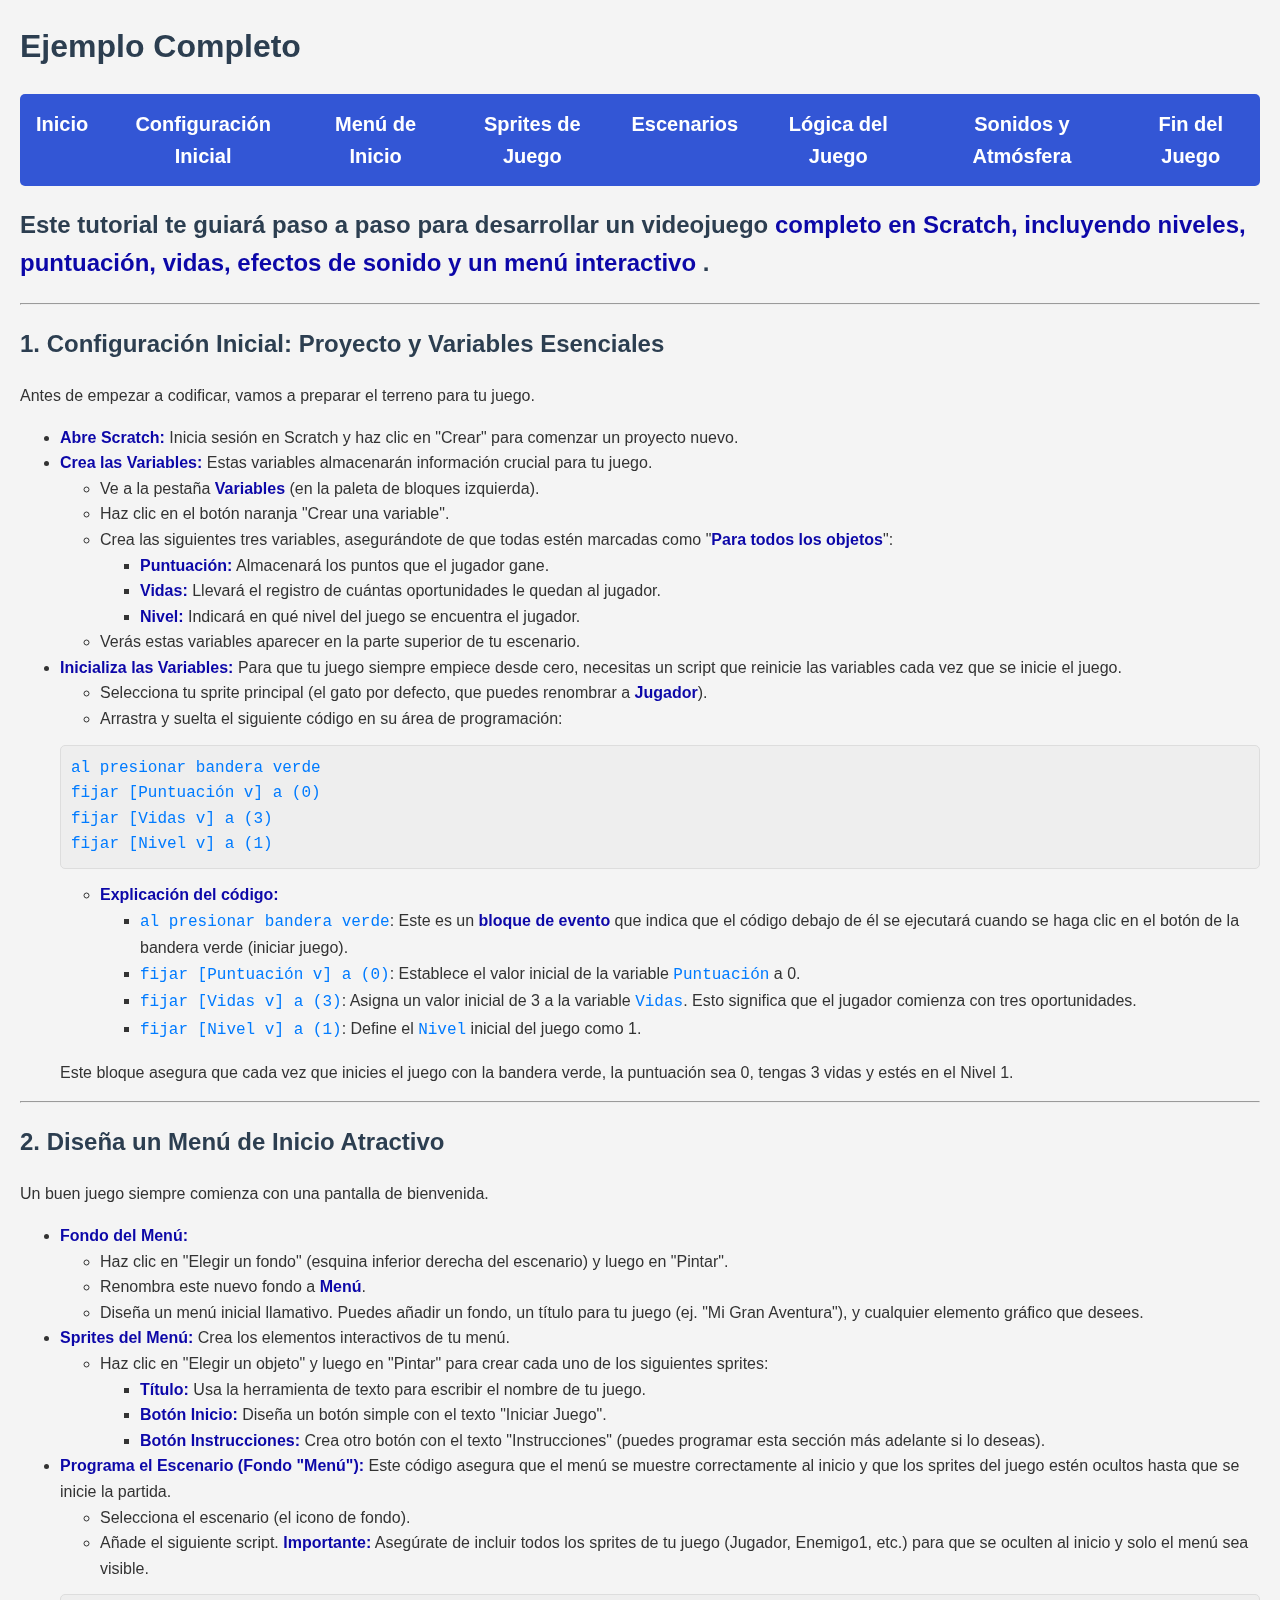
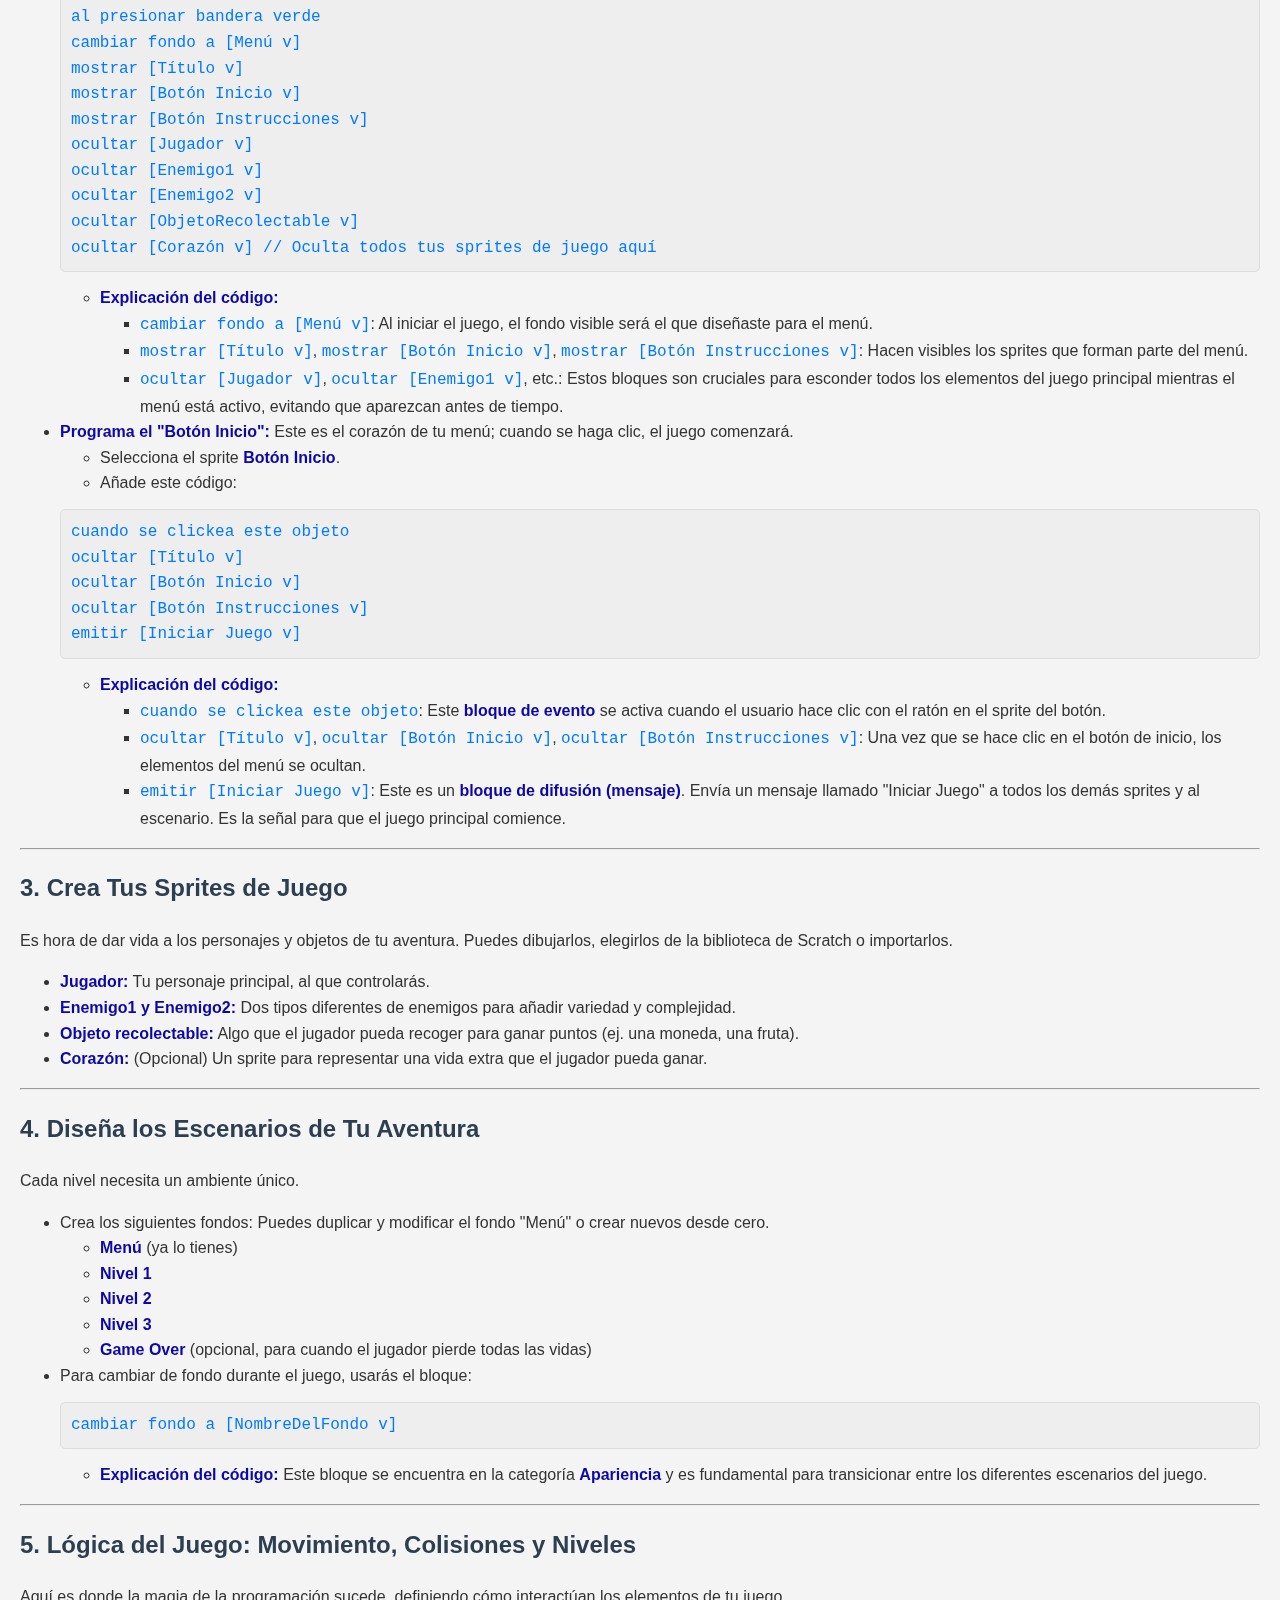
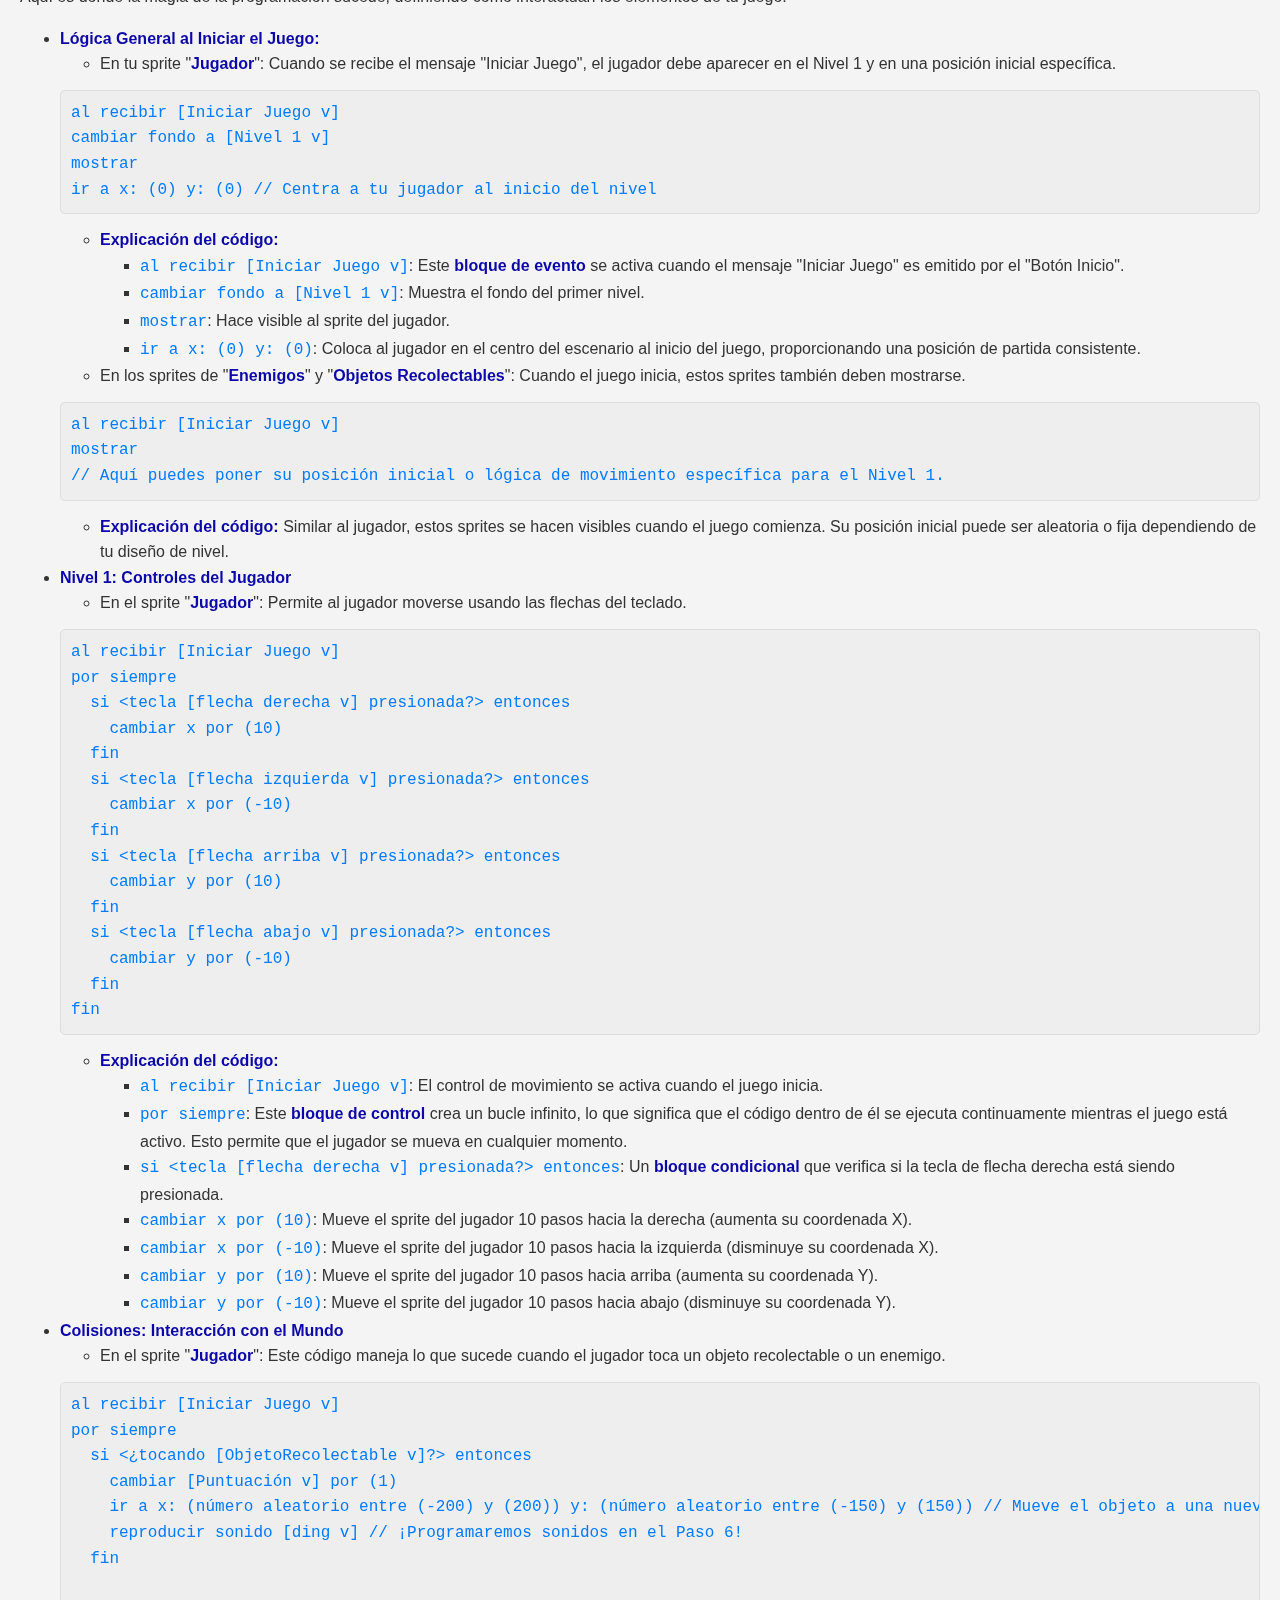
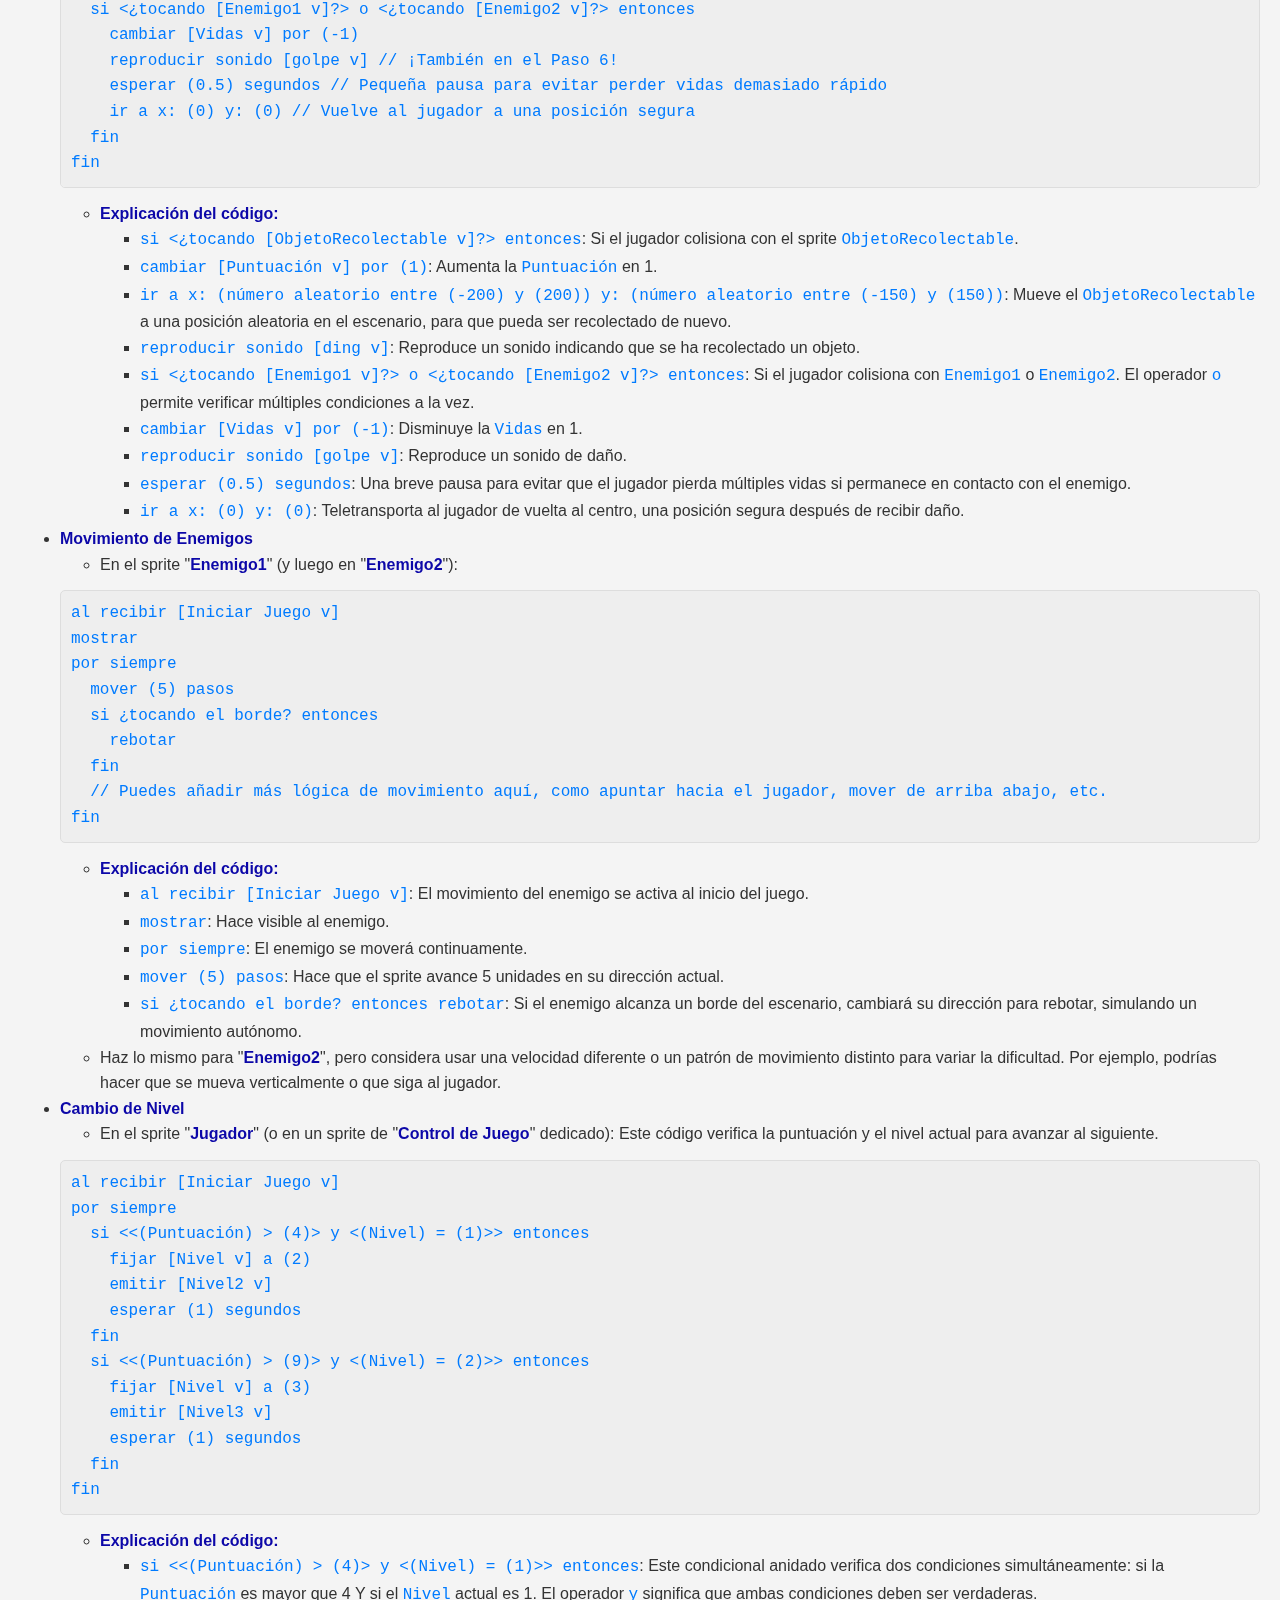
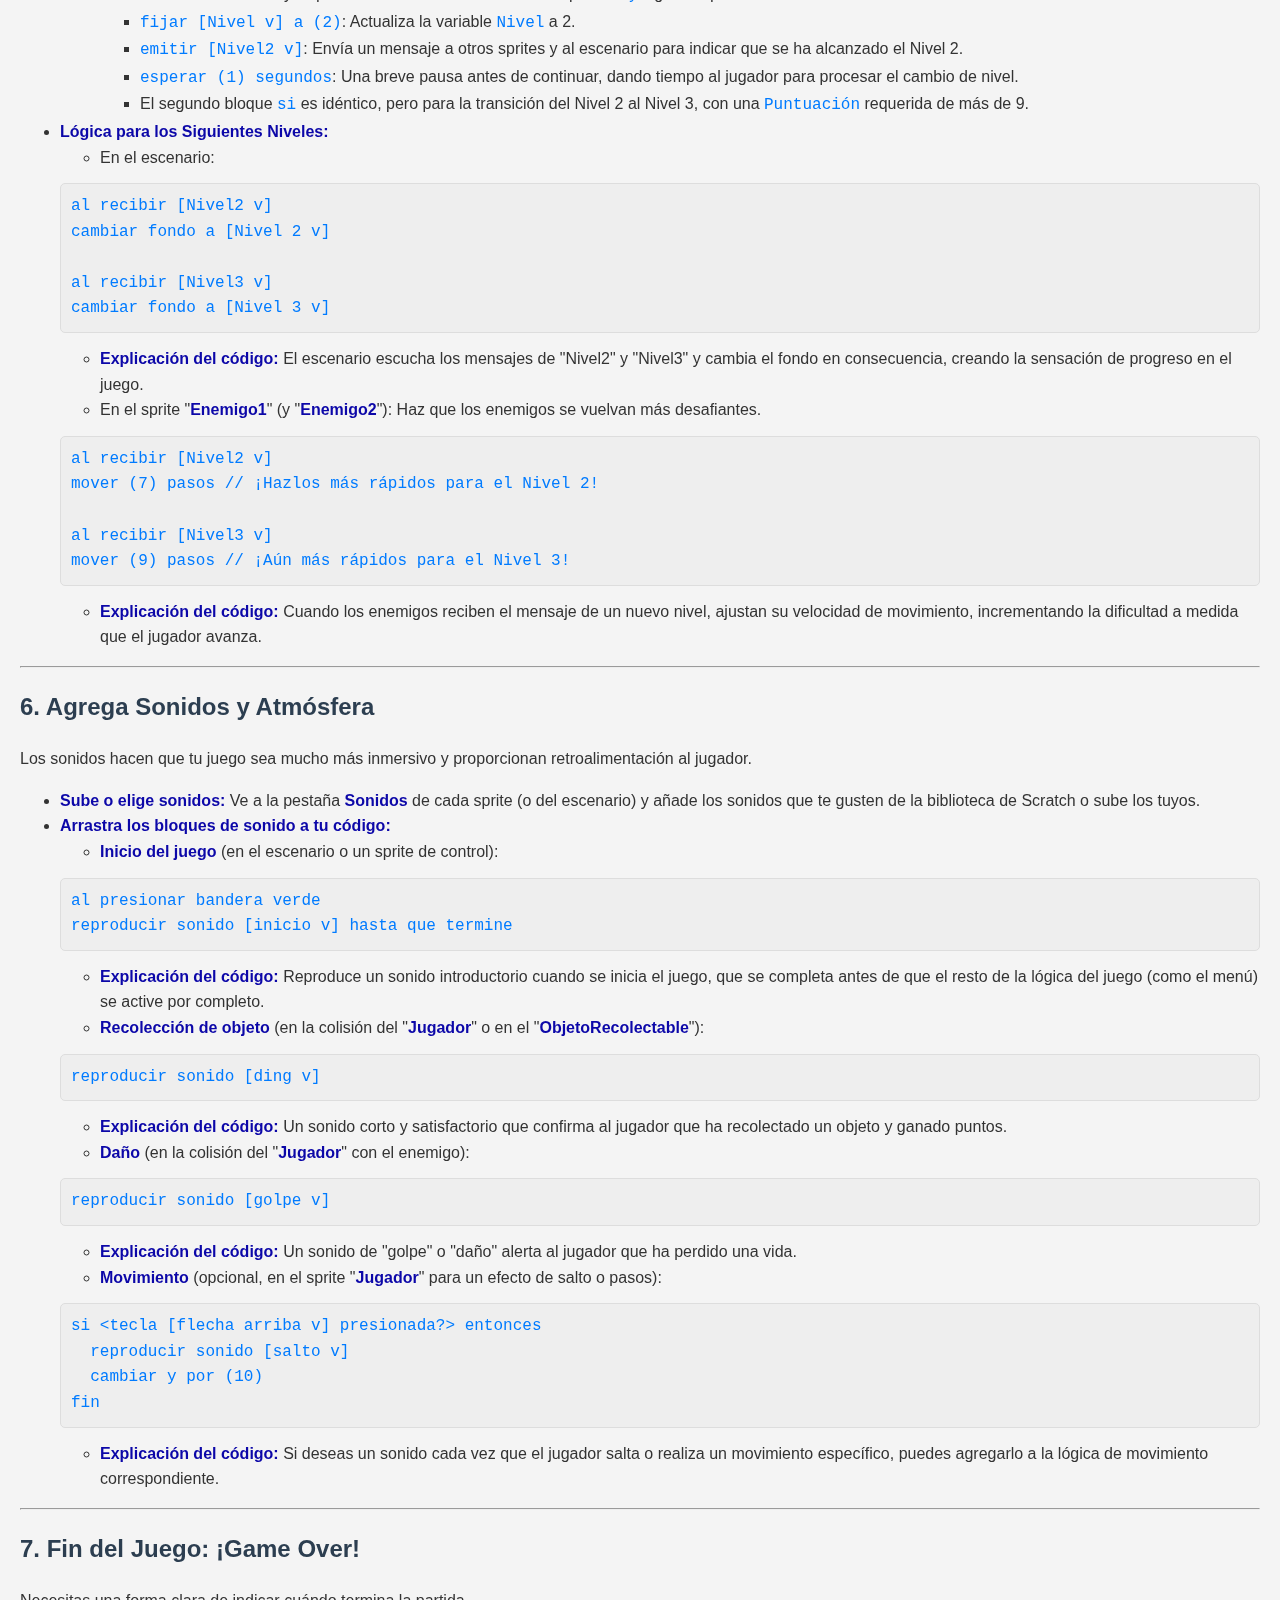
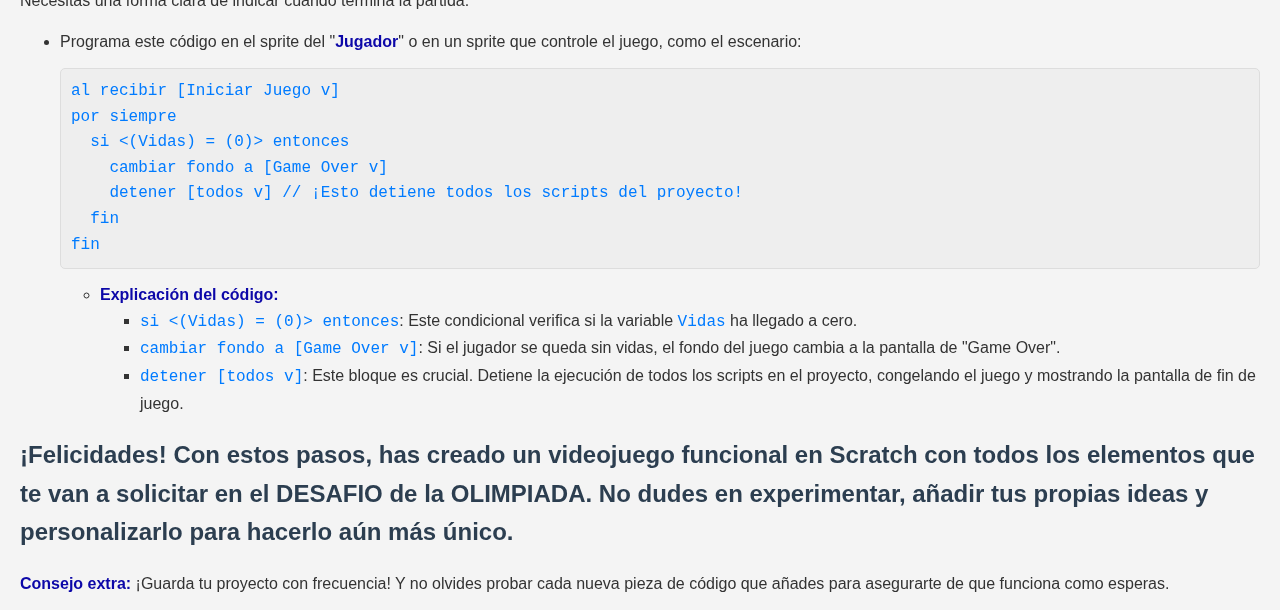
<file: ejemplo.html>
<!DOCTYPE html>
<html lang="es">
  <head>
    <meta charset="UTF-8" />
    <meta name="viewport" content="width=device-width, initial-scale=1.0" />
    <title>Crea Tu Primer Videojuego Completo en Scratch!</title>
    <style>
      body {
        font-family: Arial, sans-serif;
        line-height: 1.6;
        margin: 20px;
        background-color: #f4f4f4;
        color: #333;
      }
      h1,
      h2,
      h3 {
        color: #2c3e50;
      }
      pre {
        background-color: #eee;
        border: 1px solid #ddd;
        padding: 10px;
        border-radius: 5px;
        overflow-x: auto;
      }
      code {
        font-family: Consolas, monospace;
        color: #007bff;
      }
      strong {
        color: #0c07a8;
      }
      /* Estilos del menú de navegación */
      nav {
        background-color: #3356d5;
        overflow: hidden;
        margin-bottom: 20px;
        border-radius: 5px;
      }
      nav ul {
        list-style-type: none;
        margin: 0;
        padding: 0;
        display: flex; /* Para que los elementos se muestren en línea */
        justify-content: center; /* Centra los elementos del menú */
        font-size: 20px;
        font-weight: bold;
      }
      nav ul li {
        float: left;
      }
      nav ul li a {
        display: block;
        color: white;
        text-align: center;
        padding: 14px 16px;
        text-decoration: none;
        transition: background-color 0.3s ease;
      }
      nav ul li a:hover {
        background-color: #575757;
      }
      /* Estilos del botón de "Volver a la página principal" */
      .back-button {
        display: inline-block;
        padding: 10px 20px;
        background-color: #4caf50;
        color: white;
        text-decoration: none;
        border-radius: 5px;
        font-weight: bold;
        font-family: Arial, sans-serif;
        transition: background-color 0.3s ease;
        margin-top: 20px; /* Espacio superior para separarlo del contenido */
      }
      .back-button:hover {
        background-color: #45a049;
      }
    </style>
  </head>
  <body>
    <h1>Ejemplo Completo</h1>
    <nav>
      <ul>
        <li><a href="#inicio">Inicio</a></li>
        <li><a href="#configuracion">Configuración Inicial</a></li>
        <li><a href="#menu-inicio">Menú de Inicio</a></li>
        <li><a href="#sprites">Sprites de Juego</a></li>
        <li><a href="#escenarios">Escenarios</a></li>
        <li><a href="#logica-juego">Lógica del Juego</a></li>
        <li><a href="#sonidos">Sonidos y Atmósfera</a></li>
        <li><a href="#fin-juego">Fin del Juego</a></li>
      </ul>
    </nav>

    <h2 id="inicio">
      Este tutorial te guiará paso a paso para desarrollar un videojuego
      <strong>
        completo en Scratch, incluyendo niveles, puntuación, vidas, efectos de
        sonido y un menú interactivo </strong
      >.
    </h2>

    <hr />

    <h2 id="configuracion">
      1. Configuración Inicial: Proyecto y Variables Esenciales
    </h2>
    <p>
      Antes de empezar a codificar, vamos a preparar el terreno para tu juego.
    </p>
    <ul>
      <li>
        <strong>Abre Scratch:</strong> Inicia sesión en Scratch y haz clic en
        "Crear" para comenzar un proyecto nuevo.
      </li>
      <li>
        <strong>Crea las Variables:</strong> Estas variables almacenarán
        información crucial para tu juego.
        <ul>
          <li>
            Ve a la pestaña <strong>Variables</strong> (en la paleta de bloques
            izquierda).
          </li>
          <li>Haz clic en el botón naranja "Crear una variable".</li>
          <li>
            Crea las siguientes tres variables, asegurándote de que todas estén
            marcadas como "<strong>Para todos los objetos</strong>":
            <ul>
              <li>
                <strong>Puntuación:</strong> Almacenará los puntos que el
                jugador gane.
              </li>
              <li>
                <strong>Vidas:</strong> Llevará el registro de cuántas
                oportunidades le quedan al jugador.
              </li>
              <li>
                <strong>Nivel:</strong> Indicará en qué nivel del juego se
                encuentra el jugador.
              </li>
            </ul>
          </li>
          <li>
            Verás estas variables aparecer en la parte superior de tu escenario.
          </li>
        </ul>
      </li>
      <li>
        <strong>Inicializa las Variables:</strong> Para que tu juego siempre
        empiece desde cero, necesitas un script que reinicie las variables cada
        vez que se inicie el juego.
        <ul>
          <li>
            Selecciona tu sprite principal (el gato por defecto, que puedes
            renombrar a <strong>Jugador</strong>).
          </li>
          <li>
            Arrastra y suelta el siguiente código en su área de programación:
          </li>
        </ul>
        <pre><code>al presionar bandera verde
fijar [Puntuación v] a (0)
fijar [Vidas v] a (3)
fijar [Nivel v] a (1)</code></pre>
        <ul>
          <li>
            <strong>Explicación del código:</strong>
            <ul>
              <li>
                <code>al presionar bandera verde</code>: Este es un
                <strong>bloque de evento</strong> que indica que el código
                debajo de él se ejecutará cuando se haga clic en el botón de la
                bandera verde (iniciar juego).
              </li>
              <li>
                <code>fijar [Puntuación v] a (0)</code>: Establece el valor
                inicial de la variable <code>Puntuación</code> a 0.
              </li>
              <li>
                <code>fijar [Vidas v] a (3)</code>: Asigna un valor inicial de 3
                a la variable <code>Vidas</code>. Esto significa que el jugador
                comienza con tres oportunidades.
              </li>
              <li>
                <code>fijar [Nivel v] a (1)</code>: Define el
                <code>Nivel</code> inicial del juego como 1.
              </li>
            </ul>
          </li>
        </ul>
        <p>
          Este bloque asegura que cada vez que inicies el juego con la bandera
          verde, la puntuación sea 0, tengas 3 vidas y estés en el Nivel 1.
        </p>
      </li>
    </ul>

    <hr />

    <h2 id="menu-inicio">2. Diseña un Menú de Inicio Atractivo</h2>
    <p>Un buen juego siempre comienza con una pantalla de bienvenida.</p>
    <ul>
      <li>
        <strong>Fondo del Menú:</strong>
        <ul>
          <li>
            Haz clic en "Elegir un fondo" (esquina inferior derecha del
            escenario) y luego en "Pintar".
          </li>
          <li>Renombra este nuevo fondo a <strong>Menú</strong>.</li>
          <li>
            Diseña un menú inicial llamativo. Puedes añadir un fondo, un título
            para tu juego (ej. "Mi Gran Aventura"), y cualquier elemento gráfico
            que desees.
          </li>
        </ul>
      </li>
      <li>
        <strong>Sprites del Menú:</strong> Crea los elementos interactivos de tu
        menú.
        <ul>
          <li>
            Haz clic en "Elegir un objeto" y luego en "Pintar" para crear cada
            uno de los siguientes sprites:
            <ul>
              <li>
                <strong>Título:</strong> Usa la herramienta de texto para
                escribir el nombre de tu juego.
              </li>
              <li>
                <strong>Botón Inicio:</strong> Diseña un botón simple con el
                texto "Iniciar Juego".
              </li>
              <li>
                <strong>Botón Instrucciones:</strong> Crea otro botón con el
                texto "Instrucciones" (puedes programar esta sección más
                adelante si lo deseas).
              </li>
            </ul>
          </li>
        </ul>
      </li>
      <li>
        <strong>Programa el Escenario (Fondo "Menú"):</strong> Este código
        asegura que el menú se muestre correctamente al inicio y que los sprites
        del juego estén ocultos hasta que se inicie la partida.
        <ul>
          <li>Selecciona el escenario (el icono de fondo).</li>
          <li>
            Añade el siguiente script. <strong>Importante:</strong> Asegúrate de
            incluir todos los sprites de tu juego (Jugador, Enemigo1, etc.) para
            que se oculten al inicio y solo el menú sea visible.
          </li>
        </ul>
        <pre><code>al presionar bandera verde
cambiar fondo a [Menú v]
mostrar [Título v]
mostrar [Botón Inicio v]
mostrar [Botón Instrucciones v]
ocultar [Jugador v]
ocultar [Enemigo1 v]
ocultar [Enemigo2 v]
ocultar [ObjetoRecolectable v]
ocultar [Corazón v] // Oculta todos tus sprites de juego aquí</code></pre>
        <ul>
          <li>
            <strong>Explicación del código:</strong>
            <ul>
              <li>
                <code>cambiar fondo a [Menú v]</code>: Al iniciar el juego, el
                fondo visible será el que diseñaste para el menú.
              </li>
              <li>
                <code>mostrar [Título v]</code>,
                <code>mostrar [Botón Inicio v]</code>,
                <code>mostrar [Botón Instrucciones v]</code>: Hacen visibles los
                sprites que forman parte del menú.
              </li>
              <li>
                <code>ocultar [Jugador v]</code>,
                <code>ocultar [Enemigo1 v]</code>, etc.: Estos bloques son
                cruciales para esconder todos los elementos del juego principal
                mientras el menú está activo, evitando que aparezcan antes de
                tiempo.
              </li>
            </ul>
          </li>
        </ul>
      </li>
      <li>
        <strong>Programa el "Botón Inicio":</strong> Este es el corazón de tu
        menú; cuando se haga clic, el juego comenzará.
        <ul>
          <li>Selecciona el sprite <strong>Botón Inicio</strong>.</li>
          <li>Añade este código:</li>
        </ul>
        <pre><code>cuando se clickea este objeto
ocultar [Título v]
ocultar [Botón Inicio v]
ocultar [Botón Instrucciones v]
emitir [Iniciar Juego v]</code></pre>
        <ul>
          <li>
            <strong>Explicación del código:</strong>
            <ul>
              <li>
                <code>cuando se clickea este objeto</code>: Este
                <strong>bloque de evento</strong> se activa cuando el usuario
                hace clic con el ratón en el sprite del botón.
              </li>
              <li>
                <code>ocultar [Título v]</code>,
                <code>ocultar [Botón Inicio v]</code>,
                <code>ocultar [Botón Instrucciones v]</code>: Una vez que se
                hace clic en el botón de inicio, los elementos del menú se
                ocultan.
              </li>
              <li>
                <code>emitir [Iniciar Juego v]</code>: Este es un
                <strong>bloque de difusión (mensaje)</strong>. Envía un mensaje
                llamado "Iniciar Juego" a todos los demás sprites y al
                escenario. Es la señal para que el juego principal comience.
              </li>
            </ul>
          </li>
        </ul>
      </li>
    </ul>

    <hr />

    <h2 id="sprites">3. Crea Tus Sprites de Juego</h2>
    <p>
      Es hora de dar vida a los personajes y objetos de tu aventura. Puedes
      dibujarlos, elegirlos de la biblioteca de Scratch o importarlos.
    </p>
    <ul>
      <li>
        <strong>Jugador:</strong> Tu personaje principal, al que controlarás.
      </li>
      <li>
        <strong>Enemigo1 y Enemigo2:</strong> Dos tipos diferentes de enemigos
        para añadir variedad y complejidad.
      </li>
      <li>
        <strong>Objeto recolectable:</strong> Algo que el jugador pueda recoger
        para ganar puntos (ej. una moneda, una fruta).
      </li>
      <li>
        <strong>Corazón:</strong> (Opcional) Un sprite para representar una vida
        extra que el jugador pueda ganar.
      </li>
    </ul>

    <hr />

    <h2 id="escenarios">4. Diseña los Escenarios de Tu Aventura</h2>
    <p>Cada nivel necesita un ambiente único.</p>
    <ul>
      <li>
        Crea los siguientes fondos: Puedes duplicar y modificar el fondo "Menú"
        o crear nuevos desde cero.
        <ul>
          <li><strong>Menú</strong> (ya lo tienes)</li>
          <li><strong>Nivel 1</strong></li>
          <li><strong>Nivel 2</strong></li>
          <li><strong>Nivel 3</strong></li>
          <li>
            <strong>Game Over</strong> (opcional, para cuando el jugador pierde
            todas las vidas)
          </li>
        </ul>
      </li>
      <li>
        Para cambiar de fondo durante el juego, usarás el bloque:
        <pre><code>cambiar fondo a [NombreDelFondo v]</code></pre>
        <ul>
          <li>
            <strong>Explicación del código:</strong> Este bloque se encuentra en
            la categoría <strong>Apariencia</strong> y es fundamental para
            transicionar entre los diferentes escenarios del juego.
          </li>
        </ul>
      </li>
    </ul>

    <hr />

    <h2 id="logica-juego">
      5. Lógica del Juego: Movimiento, Colisiones y Niveles
    </h2>
    <p>
      Aquí es donde la magia de la programación sucede, definiendo cómo
      interactúan los elementos de tu juego.
    </p>
    <ul>
      <li>
        <strong>Lógica General al Iniciar el Juego:</strong>
        <ul>
          <li>
            En tu sprite "<strong>Jugador</strong>": Cuando se recibe el mensaje
            "Iniciar Juego", el jugador debe aparecer en el Nivel 1 y en una
            posición inicial específica.
          </li>
        </ul>
        <pre><code>al recibir [Iniciar Juego v]
cambiar fondo a [Nivel 1 v]
mostrar
ir a x: (0) y: (0) // Centra a tu jugador al inicio del nivel</code></pre>
        <ul>
          <li>
            <strong>Explicación del código:</strong>
            <ul>
              <li>
                <code>al recibir [Iniciar Juego v]</code>: Este
                <strong>bloque de evento</strong> se activa cuando el mensaje
                "Iniciar Juego" es emitido por el "Botón Inicio".
              </li>
              <li>
                <code>cambiar fondo a [Nivel 1 v]</code>: Muestra el fondo del
                primer nivel.
              </li>
              <li><code>mostrar</code>: Hace visible al sprite del jugador.</li>
              <li>
                <code>ir a x: (0) y: (0)</code>: Coloca al jugador en el centro
                del escenario al inicio del juego, proporcionando una posición
                de partida consistente.
              </li>
            </ul>
          </li>
        </ul>
        <ul>
          <li>
            En los sprites de "<strong>Enemigos</strong>" y "<strong
              >Objetos Recolectables</strong
            >": Cuando el juego inicia, estos sprites también deben mostrarse.
          </li>
        </ul>
        <pre><code>al recibir [Iniciar Juego v]
mostrar
// Aquí puedes poner su posición inicial o lógica de movimiento específica para el Nivel 1.</code></pre>
        <ul>
          <li>
            <strong>Explicación del código:</strong> Similar al jugador, estos
            sprites se hacen visibles cuando el juego comienza. Su posición
            inicial puede ser aleatoria o fija dependiendo de tu diseño de
            nivel.
          </li>
        </ul>
      </li>
      <li>
        <strong>Nivel 1: Controles del Jugador</strong>
        <ul>
          <li>
            En el sprite "<strong>Jugador</strong>": Permite al jugador moverse
            usando las flechas del teclado.
          </li>
        </ul>
        <pre><code>al recibir [Iniciar Juego v]
por siempre
  si &lt;tecla [flecha derecha v] presionada?&gt; entonces
    cambiar x por (10)
  fin
  si &lt;tecla [flecha izquierda v] presionada?&gt; entonces
    cambiar x por (-10)
  fin
  si &lt;tecla [flecha arriba v] presionada?&gt; entonces
    cambiar y por (10)
  fin
  si &lt;tecla [flecha abajo v] presionada?&gt; entonces
    cambiar y por (-10)
  fin
fin</code></pre>
        <ul>
          <li>
            <strong>Explicación del código:</strong>
            <ul>
              <li>
                <code>al recibir [Iniciar Juego v]</code>: El control de
                movimiento se activa cuando el juego inicia.
              </li>
              <li>
                <code>por siempre</code>: Este
                <strong>bloque de control</strong> crea un bucle infinito, lo
                que significa que el código dentro de él se ejecuta
                continuamente mientras el juego está activo. Esto permite que el
                jugador se mueva en cualquier momento.
              </li>
              <li>
                <code
                  >si &lt;tecla [flecha derecha v] presionada?&gt;
                  entonces</code
                >: Un <strong>bloque condicional</strong> que verifica si la
                tecla de flecha derecha está siendo presionada.
              </li>
              <li>
                <code>cambiar x por (10)</code>: Mueve el sprite del jugador 10
                pasos hacia la derecha (aumenta su coordenada X).
              </li>
              <li>
                <code>cambiar x por (-10)</code>: Mueve el sprite del jugador 10
                pasos hacia la izquierda (disminuye su coordenada X).
              </li>
              <li>
                <code>cambiar y por (10)</code>: Mueve el sprite del jugador 10
                pasos hacia arriba (aumenta su coordenada Y).
              </li>
              <li>
                <code>cambiar y por (-10)</code>: Mueve el sprite del jugador 10
                pasos hacia abajo (disminuye su coordenada Y).
              </li>
            </ul>
          </li>
        </ul>
      </li>
      <li>
        <strong>Colisiones: Interacción con el Mundo</strong>
        <ul>
          <li>
            En el sprite "<strong>Jugador</strong>": Este código maneja lo que
            sucede cuando el jugador toca un objeto recolectable o un enemigo.
          </li>
        </ul>
        <pre><code>al recibir [Iniciar Juego v]
por siempre
  si &lt;¿tocando [ObjetoRecolectable v]?&gt; entonces
    cambiar [Puntuación v] por (1)
    ir a x: (número aleatorio entre (-200) y (200)) y: (número aleatorio entre (-150) y (150)) // Mueve el objeto a una nueva posición
    reproducir sonido [ding v] // ¡Programaremos sonidos en el Paso 6!
  fin

  si &lt;¿tocando [Enemigo1 v]?&gt; o &lt;¿tocando [Enemigo2 v]?&gt; entonces
    cambiar [Vidas v] por (-1)
    reproducir sonido [golpe v] // ¡También en el Paso 6!
    esperar (0.5) segundos // Pequeña pausa para evitar perder vidas demasiado rápido
    ir a x: (0) y: (0) // Vuelve al jugador a una posición segura
  fin
fin</code></pre>
        <ul>
          <li>
            <strong>Explicación del código:</strong>
            <ul>
              <li>
                <code>si &lt;¿tocando [ObjetoRecolectable v]?&gt; entonces</code
                >: Si el jugador colisiona con el sprite
                <code>ObjetoRecolectable</code>.
              </li>
              <li>
                <code>cambiar [Puntuación v] por (1)</code>: Aumenta la
                <code>Puntuación</code> en 1.
              </li>
              <li>
                <code
                  >ir a x: (número aleatorio entre (-200) y (200)) y: (número
                  aleatorio entre (-150) y (150))</code
                >: Mueve el <code>ObjetoRecolectable</code> a una posición
                aleatoria en el escenario, para que pueda ser recolectado de
                nuevo.
              </li>
              <li>
                <code>reproducir sonido [ding v]</code>: Reproduce un sonido
                indicando que se ha recolectado un objeto.
              </li>
              <li>
                <code
                  >si &lt;¿tocando [Enemigo1 v]?&gt; o &lt;¿tocando [Enemigo2
                  v]?&gt; entonces</code
                >: Si el jugador colisiona con <code>Enemigo1</code> o
                <code>Enemigo2</code>. El operador <code>o</code> permite
                verificar múltiples condiciones a la vez.
              </li>
              <li>
                <code>cambiar [Vidas v] por (-1)</code>: Disminuye la
                <code>Vidas</code> en 1.
              </li>
              <li>
                <code>reproducir sonido [golpe v]</code>: Reproduce un sonido de
                daño.
              </li>
              <li>
                <code>esperar (0.5) segundos</code>: Una breve pausa para evitar
                que el jugador pierda múltiples vidas si permanece en contacto
                con el enemigo.
              </li>
              <li>
                <code>ir a x: (0) y: (0)</code>: Teletransporta al jugador de
                vuelta al centro, una posición segura después de recibir daño.
              </li>
            </ul>
          </li>
        </ul>
      </li>
      <li>
        <strong>Movimiento de Enemigos</strong>
        <ul>
          <li>
            En el sprite "<strong>Enemigo1</strong>" (y luego en
            "<strong>Enemigo2</strong>"):
          </li>
        </ul>
        <pre><code>al recibir [Iniciar Juego v]
mostrar
por siempre
  mover (5) pasos
  si ¿tocando el borde? entonces
    rebotar
  fin
  // Puedes añadir más lógica de movimiento aquí, como apuntar hacia el jugador, mover de arriba abajo, etc.
fin</code></pre>
        <ul>
          <li>
            <strong>Explicación del código:</strong>
            <ul>
              <li>
                <code>al recibir [Iniciar Juego v]</code>: El movimiento del
                enemigo se activa al inicio del juego.
              </li>
              <li><code>mostrar</code>: Hace visible al enemigo.</li>
              <li>
                <code>por siempre</code>: El enemigo se moverá continuamente.
              </li>
              <li>
                <code>mover (5) pasos</code>: Hace que el sprite avance 5
                unidades en su dirección actual.
              </li>
              <li>
                <code>si ¿tocando el borde? entonces rebotar</code>: Si el
                enemigo alcanza un borde del escenario, cambiará su dirección
                para rebotar, simulando un movimiento autónomo.
              </li>
            </ul>
          </li>
        </ul>
        <ul>
          <li>
            Haz lo mismo para "<strong>Enemigo2</strong>", pero considera usar
            una velocidad diferente o un patrón de movimiento distinto para
            variar la dificultad. Por ejemplo, podrías hacer que se mueva
            verticalmente o que siga al jugador.
          </li>
        </ul>
      </li>
      <li>
        <strong>Cambio de Nivel</strong>
        <ul>
          <li>
            En el sprite "<strong>Jugador</strong>" (o en un sprite de "<strong
              >Control de Juego</strong
            >" dedicado): Este código verifica la puntuación y el nivel actual
            para avanzar al siguiente.
          </li>
        </ul>
        <pre><code>al recibir [Iniciar Juego v]
por siempre
  si &lt;&lt;(Puntuación) &gt; (4)&gt; y &lt;(Nivel) = (1)&gt;&gt; entonces
    fijar [Nivel v] a (2)
    emitir [Nivel2 v]
    esperar (1) segundos
  fin
  si &lt;&lt;(Puntuación) &gt; (9)&gt; y &lt;(Nivel) = (2)&gt;&gt; entonces
    fijar [Nivel v] a (3)
    emitir [Nivel3 v]
    esperar (1) segundos
  fin
fin</code></pre>
        <ul>
          <li>
            <strong>Explicación del código:</strong>
            <ul>
              <li>
                <code
                  >si &lt;&lt;(Puntuación) &gt; (4)&gt; y &lt;(Nivel) =
                  (1)&gt;&gt; entonces</code
                >: Este condicional anidado verifica dos condiciones
                simultáneamente: si la <code>Puntuación</code> es mayor que 4 Y
                si el <code>Nivel</code> actual es 1. El operador
                <code>y</code> significa que ambas condiciones deben ser
                verdaderas.
              </li>
              <li>
                <code>fijar [Nivel v] a (2)</code>: Actualiza la variable
                <code>Nivel</code> a 2.
              </li>
              <li>
                <code>emitir [Nivel2 v]</code>: Envía un mensaje a otros sprites
                y al escenario para indicar que se ha alcanzado el Nivel 2.
              </li>
              <li>
                <code>esperar (1) segundos</code>: Una breve pausa antes de
                continuar, dando tiempo al jugador para procesar el cambio de
                nivel.
              </li>
              <li>
                El segundo bloque <code>si</code> es idéntico, pero para la
                transición del Nivel 2 al Nivel 3, con una
                <code>Puntuación</code> requerida de más de 9.
              </li>
            </ul>
          </li>
        </ul>
      </li>
      <li>
        <strong>Lógica para los Siguientes Niveles:</strong>
        <ul>
          <li>En el escenario:</li>
        </ul>
        <pre><code>al recibir [Nivel2 v]
cambiar fondo a [Nivel 2 v]

al recibir [Nivel3 v]
cambiar fondo a [Nivel 3 v]</code></pre>
        <ul>
          <li>
            <strong>Explicación del código:</strong> El escenario escucha los
            mensajes de "Nivel2" y "Nivel3" y cambia el fondo en consecuencia,
            creando la sensación de progreso en el juego.
          </li>
        </ul>
        <ul>
          <li>
            En el sprite "<strong>Enemigo1</strong>" (y
            "<strong>Enemigo2</strong>"): Haz que los enemigos se vuelvan más
            desafiantes.
          </li>
        </ul>
        <pre><code>al recibir [Nivel2 v]
mover (7) pasos // ¡Hazlos más rápidos para el Nivel 2!

al recibir [Nivel3 v]
mover (9) pasos // ¡Aún más rápidos para el Nivel 3!</code></pre>
        <ul>
          <li>
            <strong>Explicación del código:</strong> Cuando los enemigos reciben
            el mensaje de un nuevo nivel, ajustan su velocidad de movimiento,
            incrementando la dificultad a medida que el jugador avanza.
          </li>
        </ul>
      </li>
    </ul>

    <hr />

    <h2 id="sonidos">6. Agrega Sonidos y Atmósfera</h2>
    <p>
      Los sonidos hacen que tu juego sea mucho más inmersivo y proporcionan
      retroalimentación al jugador.
    </p>
    <ul>
      <li>
        <strong>Sube o elige sonidos:</strong> Ve a la pestaña
        <strong>Sonidos</strong> de cada sprite (o del escenario) y añade los
        sonidos que te gusten de la biblioteca de Scratch o sube los tuyos.
      </li>
      <li>
        <strong>Arrastra los bloques de sonido a tu código:</strong>
        <ul>
          <li>
            <strong>Inicio del juego</strong> (en el escenario o un sprite de
            control):
          </li>
        </ul>
        <pre><code>al presionar bandera verde
reproducir sonido [inicio v] hasta que termine</code></pre>
        <ul>
          <li>
            <strong>Explicación del código:</strong> Reproduce un sonido
            introductorio cuando se inicia el juego, que se completa antes de
            que el resto de la lógica del juego (como el menú) se active por
            completo.
          </li>
        </ul>
        <ul>
          <li>
            <strong>Recolección de objeto</strong> (en la colisión del
            "<strong>Jugador</strong>" o en el
            "<strong>ObjetoRecolectable</strong>"):
          </li>
        </ul>
        <pre><code>reproducir sonido [ding v]</code></pre>
        <ul>
          <li>
            <strong>Explicación del código:</strong> Un sonido corto y
            satisfactorio que confirma al jugador que ha recolectado un objeto y
            ganado puntos.
          </li>
        </ul>
        <ul>
          <li>
            <strong>Daño</strong> (en la colisión del "<strong>Jugador</strong>"
            con el enemigo):
          </li>
        </ul>
        <pre><code>reproducir sonido [golpe v]</code></pre>
        <ul>
          <li>
            <strong>Explicación del código:</strong> Un sonido de "golpe" o
            "daño" alerta al jugador que ha perdido una vida.
          </li>
        </ul>
        <ul>
          <li>
            <strong>Movimiento</strong> (opcional, en el sprite
            "<strong>Jugador</strong>" para un efecto de salto o pasos):
          </li>
        </ul>
        <pre><code>si &lt;tecla [flecha arriba v] presionada?&gt; entonces
  reproducir sonido [salto v]
  cambiar y por (10)
fin</code></pre>
        <ul>
          <li>
            <strong>Explicación del código:</strong> Si deseas un sonido cada
            vez que el jugador salta o realiza un movimiento específico, puedes
            agregarlo a la lógica de movimiento correspondiente.
          </li>
        </ul>
      </li>
    </ul>

    <hr />

    <h2 id="fin-juego">7. Fin del Juego: ¡Game Over!</h2>
    <p>Necesitas una forma clara de indicar cuándo termina la partida.</p>
    <ul>
      <li>
        Programa este código en el sprite del "<strong>Jugador</strong>" o en un
        sprite que controle el juego, como el escenario:
      </li>
      <pre><code>al recibir [Iniciar Juego v]
por siempre
  si &lt;(Vidas) = (0)&gt; entonces
    cambiar fondo a [Game Over v]
    detener [todos v] // ¡Esto detiene todos los scripts del proyecto!
  fin
fin</code></pre>
      <ul>
        <li>
          <strong>Explicación del código:</strong>
          <ul>
            <li>
              <code>si &lt;(Vidas) = (0)&gt; entonces</code>: Este condicional
              verifica si la variable <code>Vidas</code> ha llegado a cero.
            </li>
            <li>
              <code>cambiar fondo a [Game Over v]</code>: Si el jugador se queda
              sin vidas, el fondo del juego cambia a la pantalla de "Game Over".
            </li>
            <li>
              <code>detener [todos v]</code>: Este bloque es crucial. Detiene la
              ejecución de todos los scripts en el proyecto, congelando el juego
              y mostrando la pantalla de fin de juego.
            </li>
          </ul>
        </li>
      </ul>
    </ul>

    <h2>
      ¡Felicidades! Con estos pasos, has creado un videojuego funcional en
      Scratch con todos los elementos que te van a solicitar en el DESAFIO de la
      OLIMPIADA. No dudes en experimentar, añadir tus propias ideas y
      personalizarlo para hacerlo aún más único.
    </h2>
    <p>
      <strong>Consejo extra:</strong> ¡Guarda tu proyecto con frecuencia! Y no
      olvides probar cada nueva pieza de código que añades para asegurarte de
      que funciona como esperas.
    </p>
    <a href="index.html" class="back-button"> Volver a la página principal </a>
  </body>
</html>
</file>
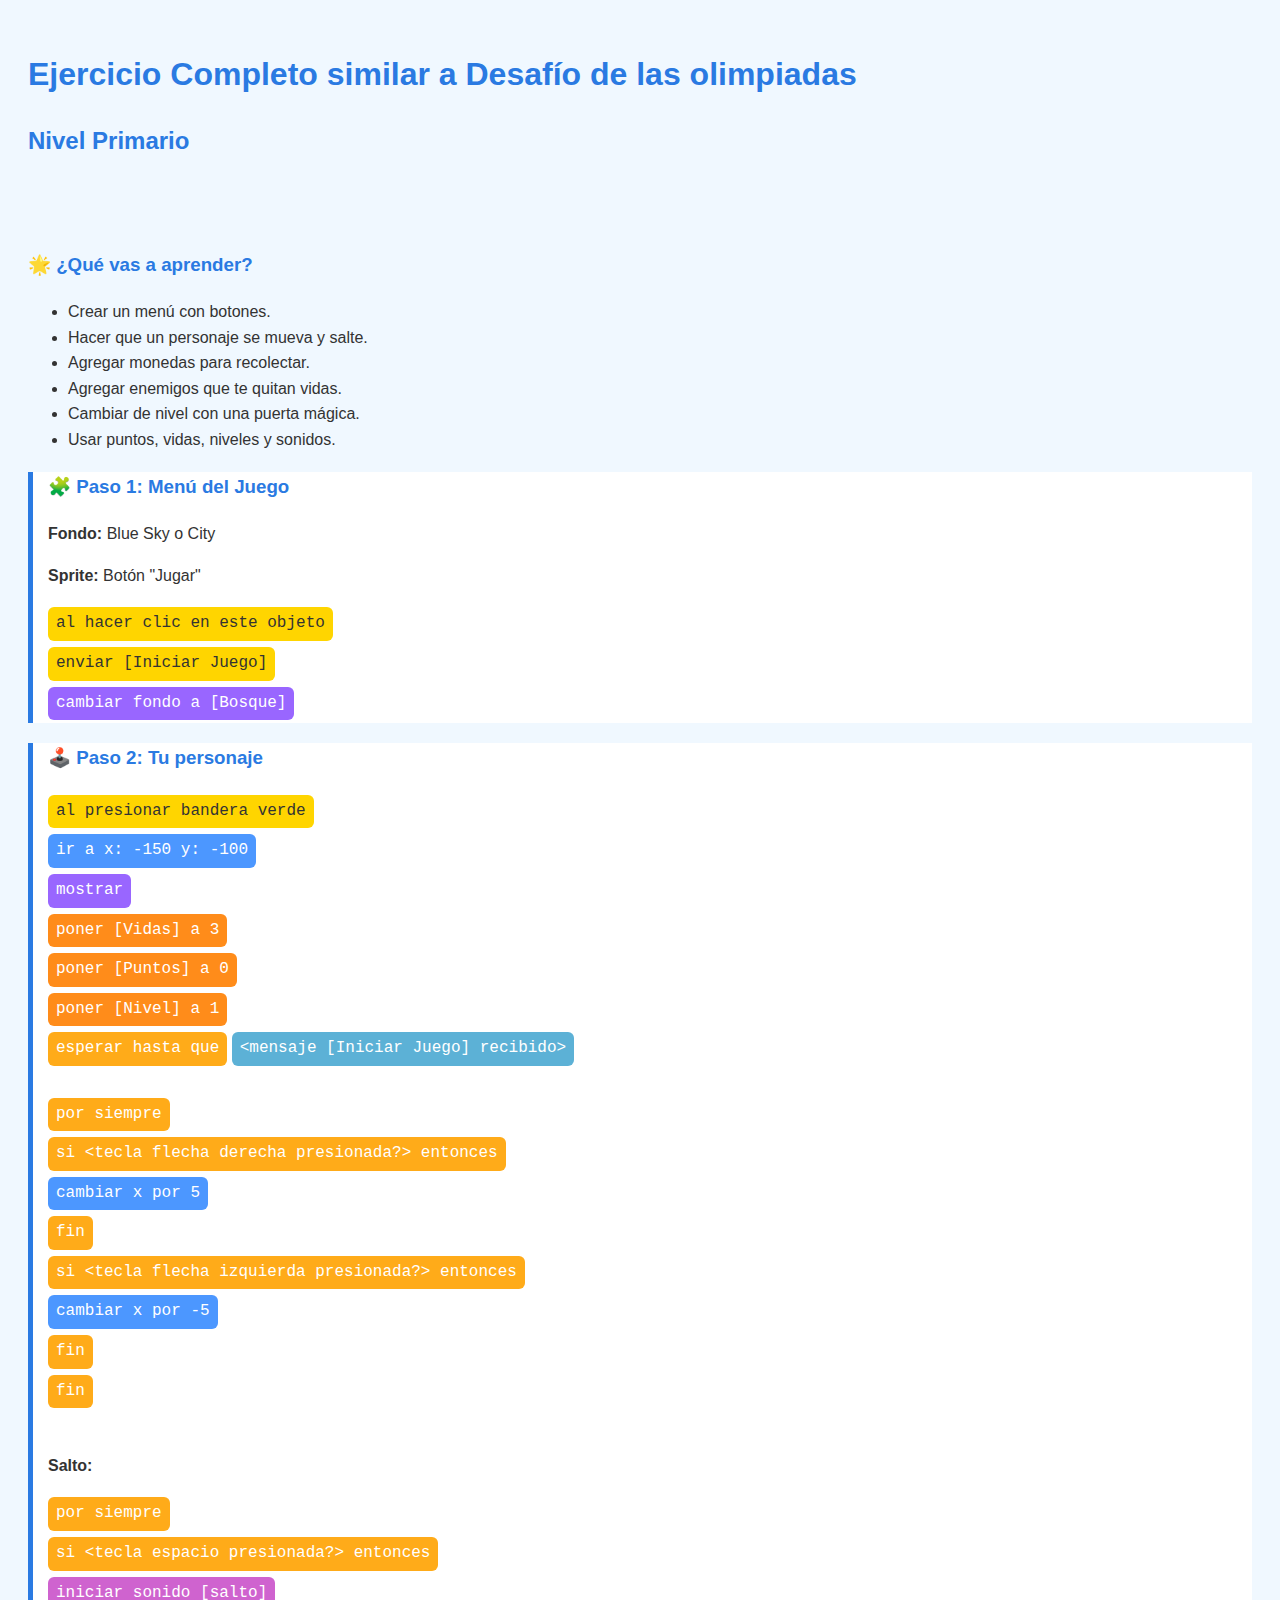
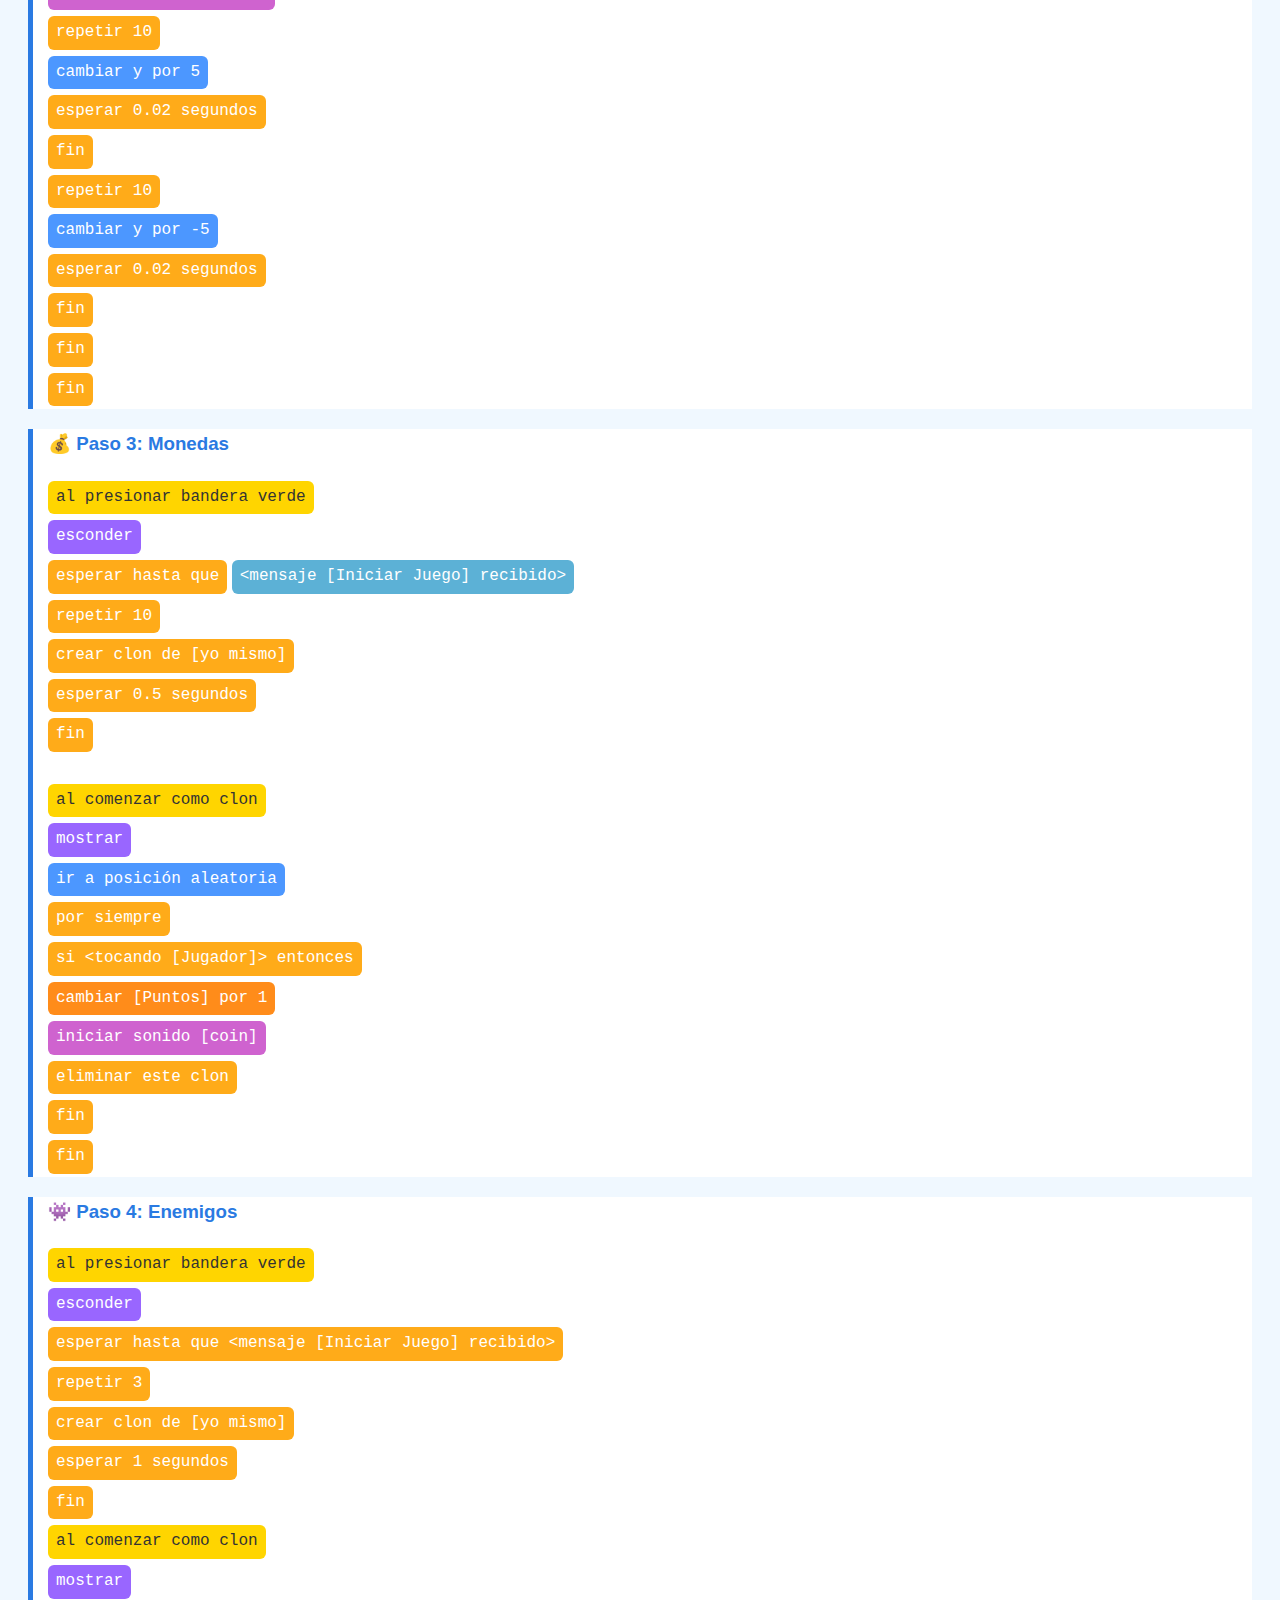
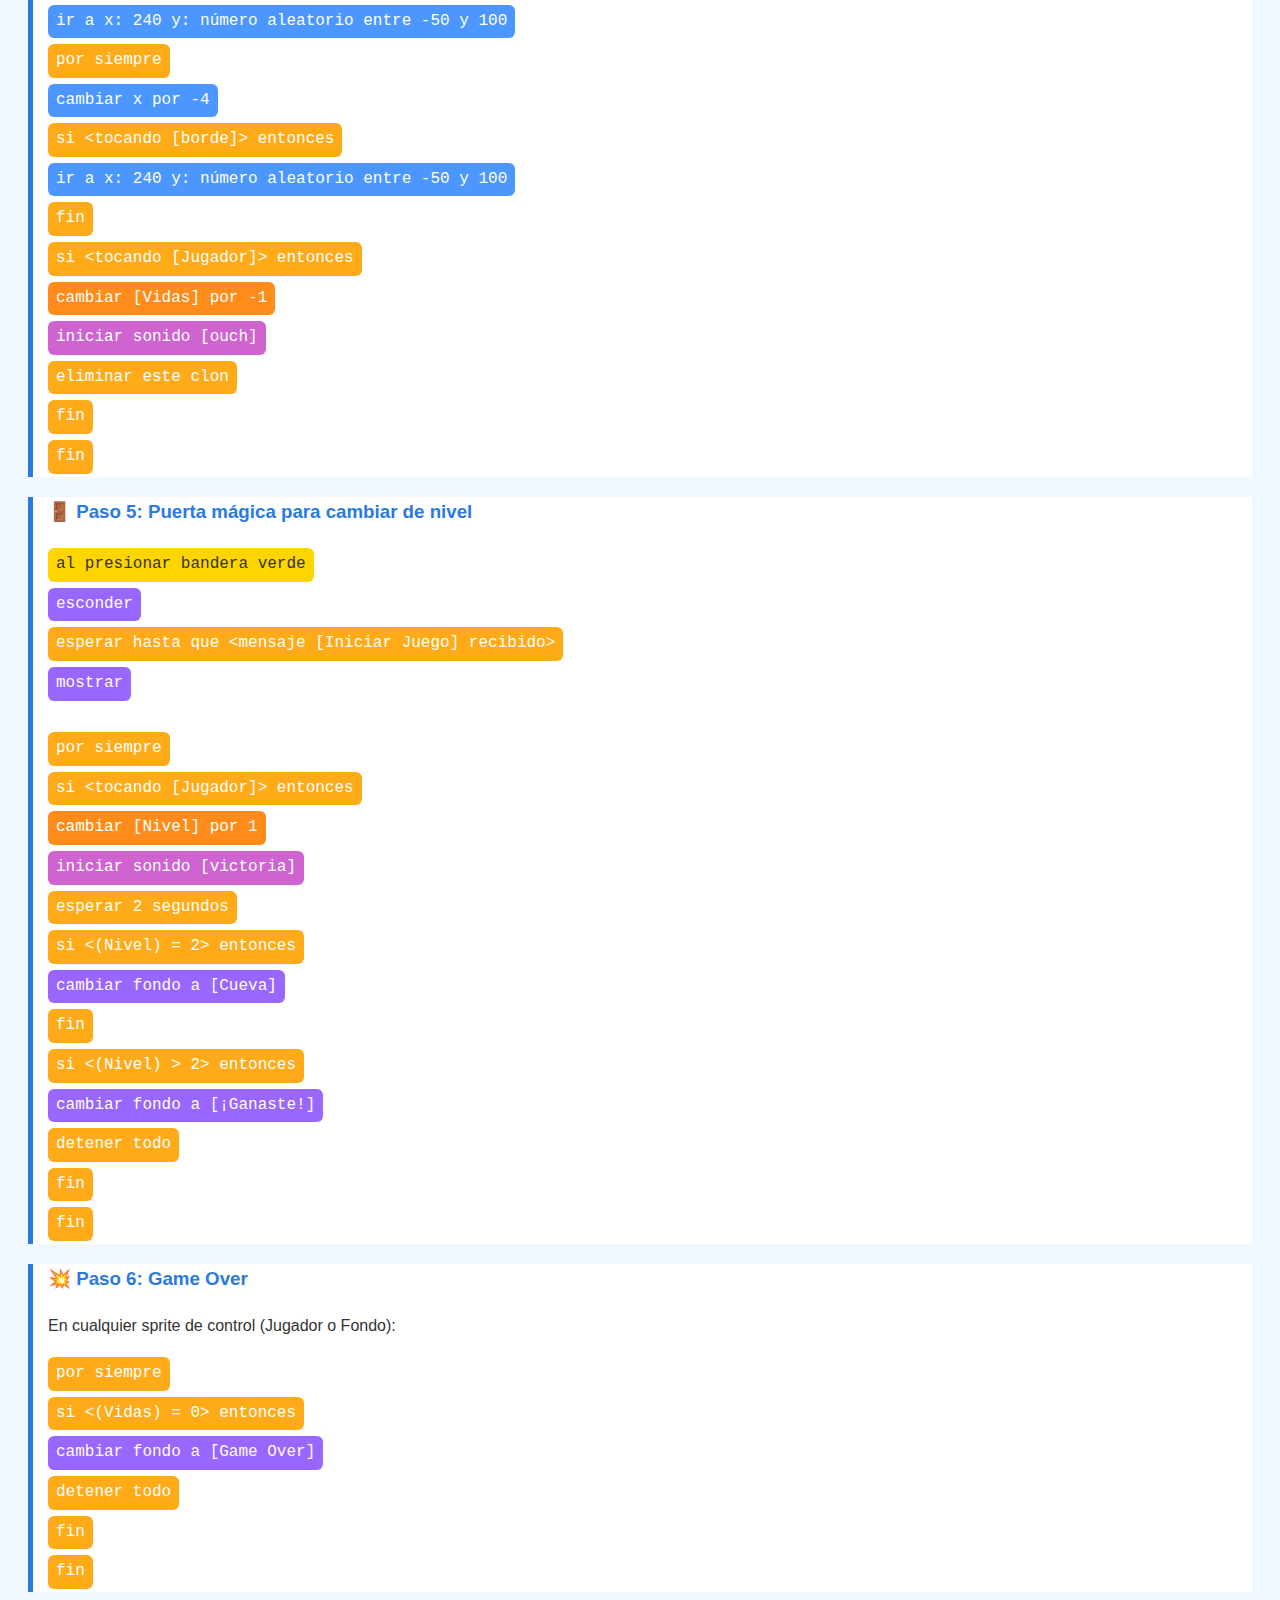
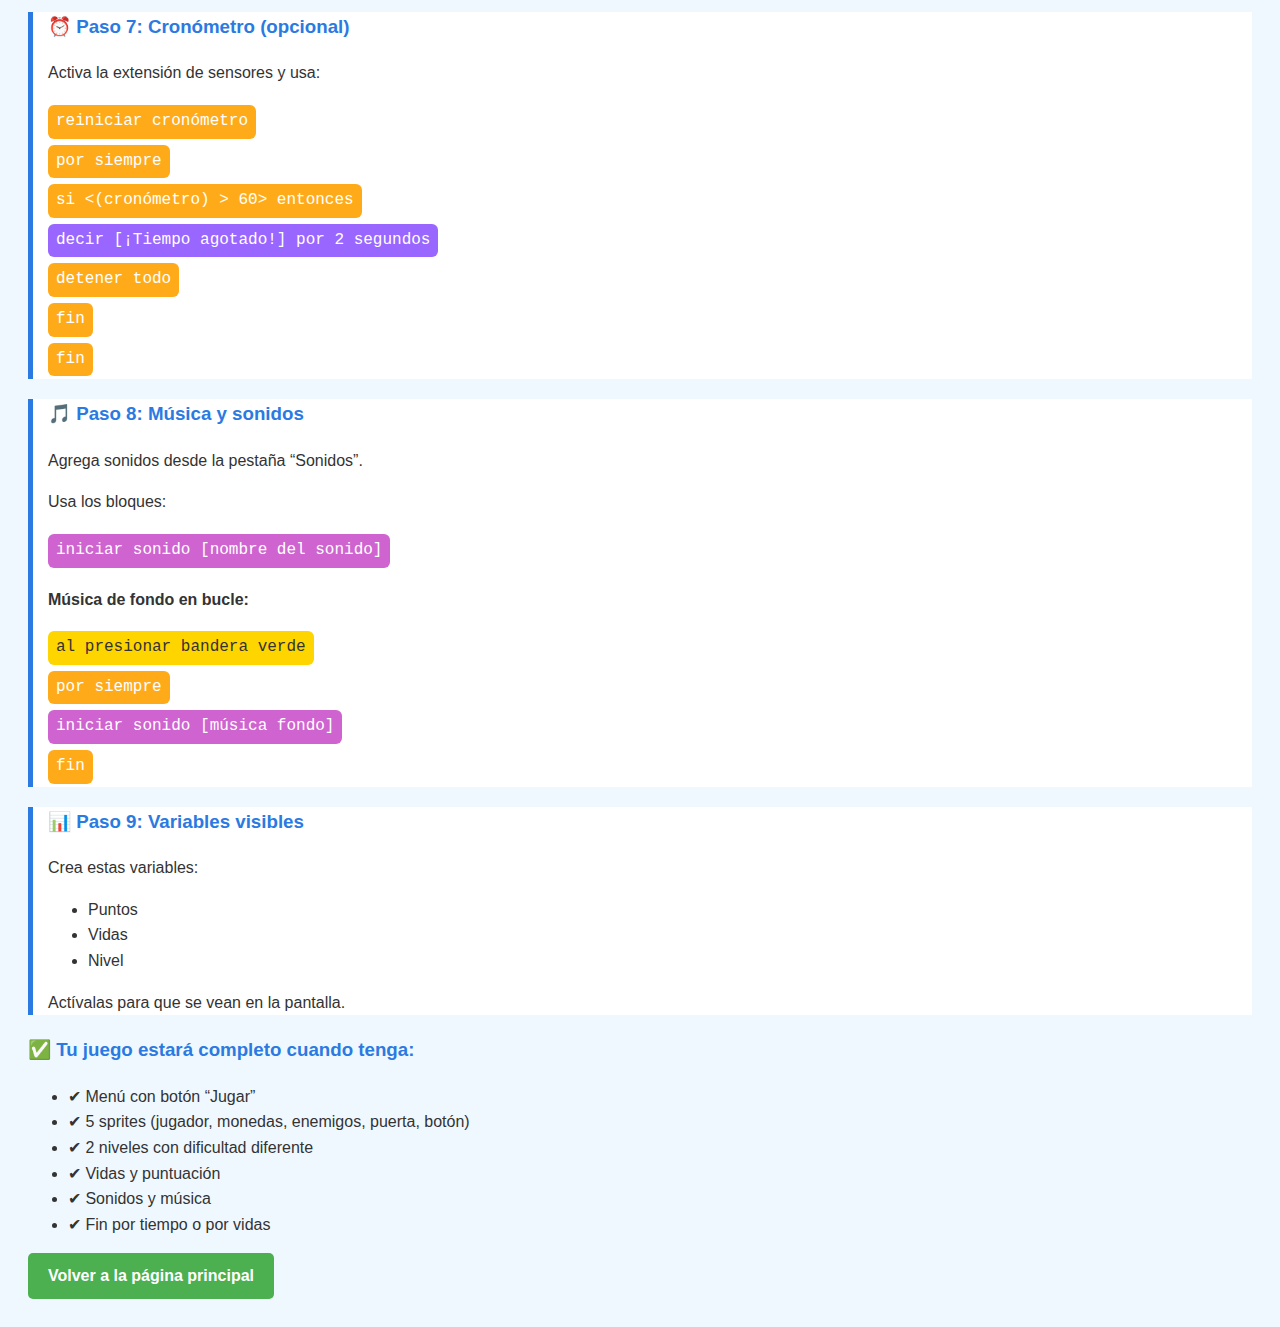
<file: ejemplo1.html>
<!DOCTYPE html>
<html lang="es">
<head>
  <meta charset="UTF-8">
  <title>Aventura Pixelada - Crea tu Videojuego en Scratch</title>
  <style>
    body {
      font-family: 'Arial', sans-serif;
      background-color: #f0f8ff;
      color: #333;
      padding: 20px;
      line-height: 1.6;
    }
    h1, h2, h3 {
      color: #2a7ae2;
    }
    .step {
      border-left: 5px solid #2a7ae2;
      padding-left: 15px;
      margin: 20px 0;
      background-color: #ffffff;
    }
    .scratch-block {
      font-family: 'Courier New', monospace;
      padding: 4px 8px;
      border-radius: 6px;
      display: inline-block;
      margin: 3px 0;
      color: #fff;
    }
    .event     { background-color: #FFD500; color: #333; }
    .motion    { background-color: #4C97FF; }
    .control   { background-color: #FFAB19; }
    .sensing   { background-color: #5CB1D6; }
    .looks     { background-color: #9966FF; }
    .sound     { background-color: #CF63CF; }
    .operators { background-color: #59C059; }
    .variables { background-color: #FF8C1A; }
    .comment   { background-color: #e0e0e0; color: #333; font-style: italic; }
  </style>
</head>
<body>

   <h1>Ejercicio Completo similar a Desafío de las olimpiadas</h1>
   <h2>Nivel Primario</h2>
  <br><br>
  <h3>🌟 ¿Qué vas a aprender?</h3>
  <ul>
    <li>Crear un menú con botones.</li>
    <li>Hacer que un personaje se mueva y salte.</li>
    <li>Agregar monedas para recolectar.</li>
    <li>Agregar enemigos que te quitan vidas.</li>
    <li>Cambiar de nivel con una puerta mágica.</li>
    <li>Usar puntos, vidas, niveles y sonidos.</li>
  </ul>

  <div class="step">
    <h3>🧩 Paso 1: Menú del Juego</h3>
    <p><strong>Fondo:</strong> Blue Sky o City</p>
    <p><strong>Sprite:</strong> Botón "Jugar"</p>
    <div class="scratch-block event">al hacer clic en este objeto</div><br>
    <div class="scratch-block event">enviar [Iniciar Juego]</div><br>
    <div class="scratch-block looks">cambiar fondo a [Bosque]</div>
  </div>

  <div class="step">
    <h3>🕹️ Paso 2: Tu personaje</h3>
    <div class="scratch-block event">al presionar bandera verde</div><br>
    <div class="scratch-block motion">ir a x: -150 y: -100</div><br>
    <div class="scratch-block looks">mostrar</div><br>
    <div class="scratch-block variables">poner [Vidas] a 3</div><br>
    <div class="scratch-block variables">poner [Puntos] a 0</div><br>
    <div class="scratch-block variables">poner [Nivel] a 1</div><br>
    <div class="scratch-block control">esperar hasta que</div>
    <div class="scratch-block sensing">&lt;mensaje [Iniciar Juego] recibido&gt;</div><br><br>

    <div class="scratch-block control">por siempre</div><br>
    <div class="scratch-block control">si &lt;tecla flecha derecha presionada?&gt; entonces</div><br>
    <div class="scratch-block motion">cambiar x por 5</div><br>
    <div class="scratch-block control">fin</div><br>
    <div class="scratch-block control">si &lt;tecla flecha izquierda presionada?&gt; entonces</div><br>
    <div class="scratch-block motion">cambiar x por -5</div><br>
    <div class="scratch-block control">fin</div><br>
    <div class="scratch-block control">fin</div><br><br>

    <p><strong>Salto:</strong></p>
    <div class="scratch-block control">por siempre</div><br>
    <div class="scratch-block control">si &lt;tecla espacio presionada?&gt; entonces</div><br>
    <div class="scratch-block sound">iniciar sonido [salto]</div><br>
    <div class="scratch-block control">repetir 10</div><br>
    <div class="scratch-block motion">cambiar y por 5</div><br>
    <div class="scratch-block control">esperar 0.02 segundos</div><br>
    <div class="scratch-block control">fin</div><br>
    <div class="scratch-block control">repetir 10</div><br>
    <div class="scratch-block motion">cambiar y por -5</div><br>
    <div class="scratch-block control">esperar 0.02 segundos</div><br>
    <div class="scratch-block control">fin</div><br>
    <div class="scratch-block control">fin</div><br>
    <div class="scratch-block control">fin</div>
  </div>

  <div class="step">
    <h3>💰 Paso 3: Monedas</h3>
    <div class="scratch-block event">al presionar bandera verde</div><br>
    <div class="scratch-block looks">esconder</div><br>
    <div class="scratch-block control">esperar hasta que</div>
    <div class="scratch-block sensing">&lt;mensaje [Iniciar Juego] recibido&gt;</div><br>
    <div class="scratch-block control">repetir 10</div><br>
    <div class="scratch-block control">crear clon de [yo mismo]</div><br>
    <div class="scratch-block control">esperar 0.5 segundos</div><br>
    <div class="scratch-block control">fin</div><br><br>

    <div class="scratch-block event">al comenzar como clon</div><br>
    <div class="scratch-block looks">mostrar</div><br>
    <div class="scratch-block motion">ir a posición aleatoria</div><br>

    <div class="scratch-block control">por siempre</div><br>
    <div class="scratch-block control">si &lt;tocando [Jugador]&gt; entonces</div><br>
    <div class="scratch-block variables">cambiar [Puntos] por 1</div><br>
    <div class="scratch-block sound">iniciar sonido [coin]</div><br>
    <div class="scratch-block control">eliminar este clon</div><br>
    <div class="scratch-block control">fin</div><br>
    <div class="scratch-block control">fin</div>
  </div>

  <div class="step">
    <h3>👾 Paso 4: Enemigos</h3>
    <div class="scratch-block event">al presionar bandera verde</div><br>
    <div class="scratch-block looks">esconder</div><br>
    <div class="scratch-block control">esperar hasta que &lt;mensaje [Iniciar Juego] recibido&gt;</div><br>
    <div class="scratch-block control">repetir 3</div><br>
    <div class="scratch-block control">crear clon de [yo mismo]</div><br>
    <div class="scratch-block control">esperar 1 segundos</div><br>
    <div class="scratch-block control">fin</div><br>

    <div class="scratch-block event">al comenzar como clon</div><br>
    <div class="scratch-block looks">mostrar</div><br>
    <div class="scratch-block motion">ir a x: 240 y: número aleatorio entre -50 y 100</div><br>

    <div class="scratch-block control">por siempre</div><br>
    <div class="scratch-block motion">cambiar x por -4</div><br>
    <div class="scratch-block control">si &lt;tocando [borde]&gt; entonces</div><br>
    <div class="scratch-block motion">ir a x: 240 y: número aleatorio entre -50 y 100</div><br>
    <div class="scratch-block control">fin</div><br>
    <div class="scratch-block control">si &lt;tocando [Jugador]&gt; entonces</div><br>
    <div class="scratch-block variables">cambiar [Vidas] por -1</div><br>
    <div class="scratch-block sound">iniciar sonido [ouch]</div><br>
    <div class="scratch-block control">eliminar este clon</div><br>
    <div class="scratch-block control">fin</div><br>
    <div class="scratch-block control">fin</div>
  </div>

    <div class="step">
    <h3>🚪 Paso 5: Puerta mágica para cambiar de nivel</h3>
    <div class="scratch-block event">al presionar bandera verde</div><br>
    <div class="scratch-block looks">esconder</div><br>
    <div class="scratch-block control">esperar hasta que &lt;mensaje [Iniciar Juego] recibido&gt;</div><br>
    <div class="scratch-block looks">mostrar</div><br><br>

    <div class="scratch-block control">por siempre</div><br>
    <div class="scratch-block control">si &lt;tocando [Jugador]&gt; entonces</div><br>
    <div class="scratch-block variables">cambiar [Nivel] por 1</div><br>
    <div class="scratch-block sound">iniciar sonido [victoria]</div><br>
    <div class="scratch-block control">esperar 2 segundos</div><br>
    <div class="scratch-block control">si &lt;(Nivel) = 2&gt; entonces</div><br>
    <div class="scratch-block looks">cambiar fondo a [Cueva]</div><br>
    <div class="scratch-block control">fin</div><br>
    <div class="scratch-block control">si &lt;(Nivel) &gt; 2&gt; entonces</div><br>
    <div class="scratch-block looks">cambiar fondo a [¡Ganaste!]</div><br>
    <div class="scratch-block control">detener todo</div><br>
    <div class="scratch-block control">fin</div><br>
    <div class="scratch-block control">fin</div>
  </div>

  <div class="step">
    <h3>💥 Paso 6: Game Over</h3>
    <p>En cualquier sprite de control (Jugador o Fondo):</p>
    <div class="scratch-block control">por siempre</div><br>
    <div class="scratch-block control">si &lt;(Vidas) = 0&gt; entonces</div><br>
    <div class="scratch-block looks">cambiar fondo a [Game Over]</div><br>
    <div class="scratch-block control">detener todo</div><br>
    <div class="scratch-block control">fin</div><br>
    <div class="scratch-block control">fin</div>
  </div>

  <div class="step">
    <h3>⏰ Paso 7: Cronómetro (opcional)</h3>
    <p>Activa la extensión de sensores y usa:</p>
    <div class="scratch-block control">reiniciar cronómetro</div><br>

    <div class="scratch-block control">por siempre</div><br>
    <div class="scratch-block control">si &lt;(cronómetro) &gt; 60&gt; entonces</div><br>
    <div class="scratch-block looks">decir [¡Tiempo agotado!] por 2 segundos</div><br>
    <div class="scratch-block control">detener todo</div><br>
    <div class="scratch-block control">fin</div><br>
    <div class="scratch-block control">fin</div>
  </div>

  <div class="step">
    <h3>🎵 Paso 8: Música y sonidos</h3>
    <p>Agrega sonidos desde la pestaña “Sonidos”.</p>
    <p>Usa los bloques:</p>
    <div class="scratch-block sound">iniciar sonido [nombre del sonido]</div><br>
    <p><strong>Música de fondo en bucle:</strong></p>
    <div class="scratch-block event">al presionar bandera verde</div><br>
    <div class="scratch-block control">por siempre</div><br>
    <div class="scratch-block sound">iniciar sonido [música fondo]</div><br>
    <div class="scratch-block control">fin</div>
  </div>

  <div class="step">
    <h3>📊 Paso 9: Variables visibles</h3>
    <p>Crea estas variables:</p>
    <ul>
      <li>Puntos</li>
      <li>Vidas</li>
      <li>Nivel</li>
    </ul>
    <p>Actívalas para que se vean en la pantalla.</p>
  </div>

  <h3>✅ Tu juego estará completo cuando tenga:</h3>
  <ul>
    <li>✔ Menú con botón “Jugar”</li>
    <li>✔ 5 sprites (jugador, monedas, enemigos, puerta, botón)</li>
    <li>✔ 2 niveles con dificultad diferente</li>
    <li>✔ Vidas y puntuación</li>
    <li>✔ Sonidos y música</li>
    <li>✔ Fin por tiempo o por vidas</li>
  </ul>

  <a
      href="index.html"
      rel="noopener noreferrer"
      style="
        display: inline-block;
        padding: 10px 20px;
        background-color: #4caf50;
        color: white;
        text-decoration: none;
        border-radius: 5px;
        font-weight: bold;
        font-family: Arial, sans-serif;
        transition: background-color 0.3s ease;
      "
    >
      Volver a la página principal
    </a>

    <style>
      a:hover {
        background-color: #45a049;
      }
    </style>

</body>
</html>
</file>
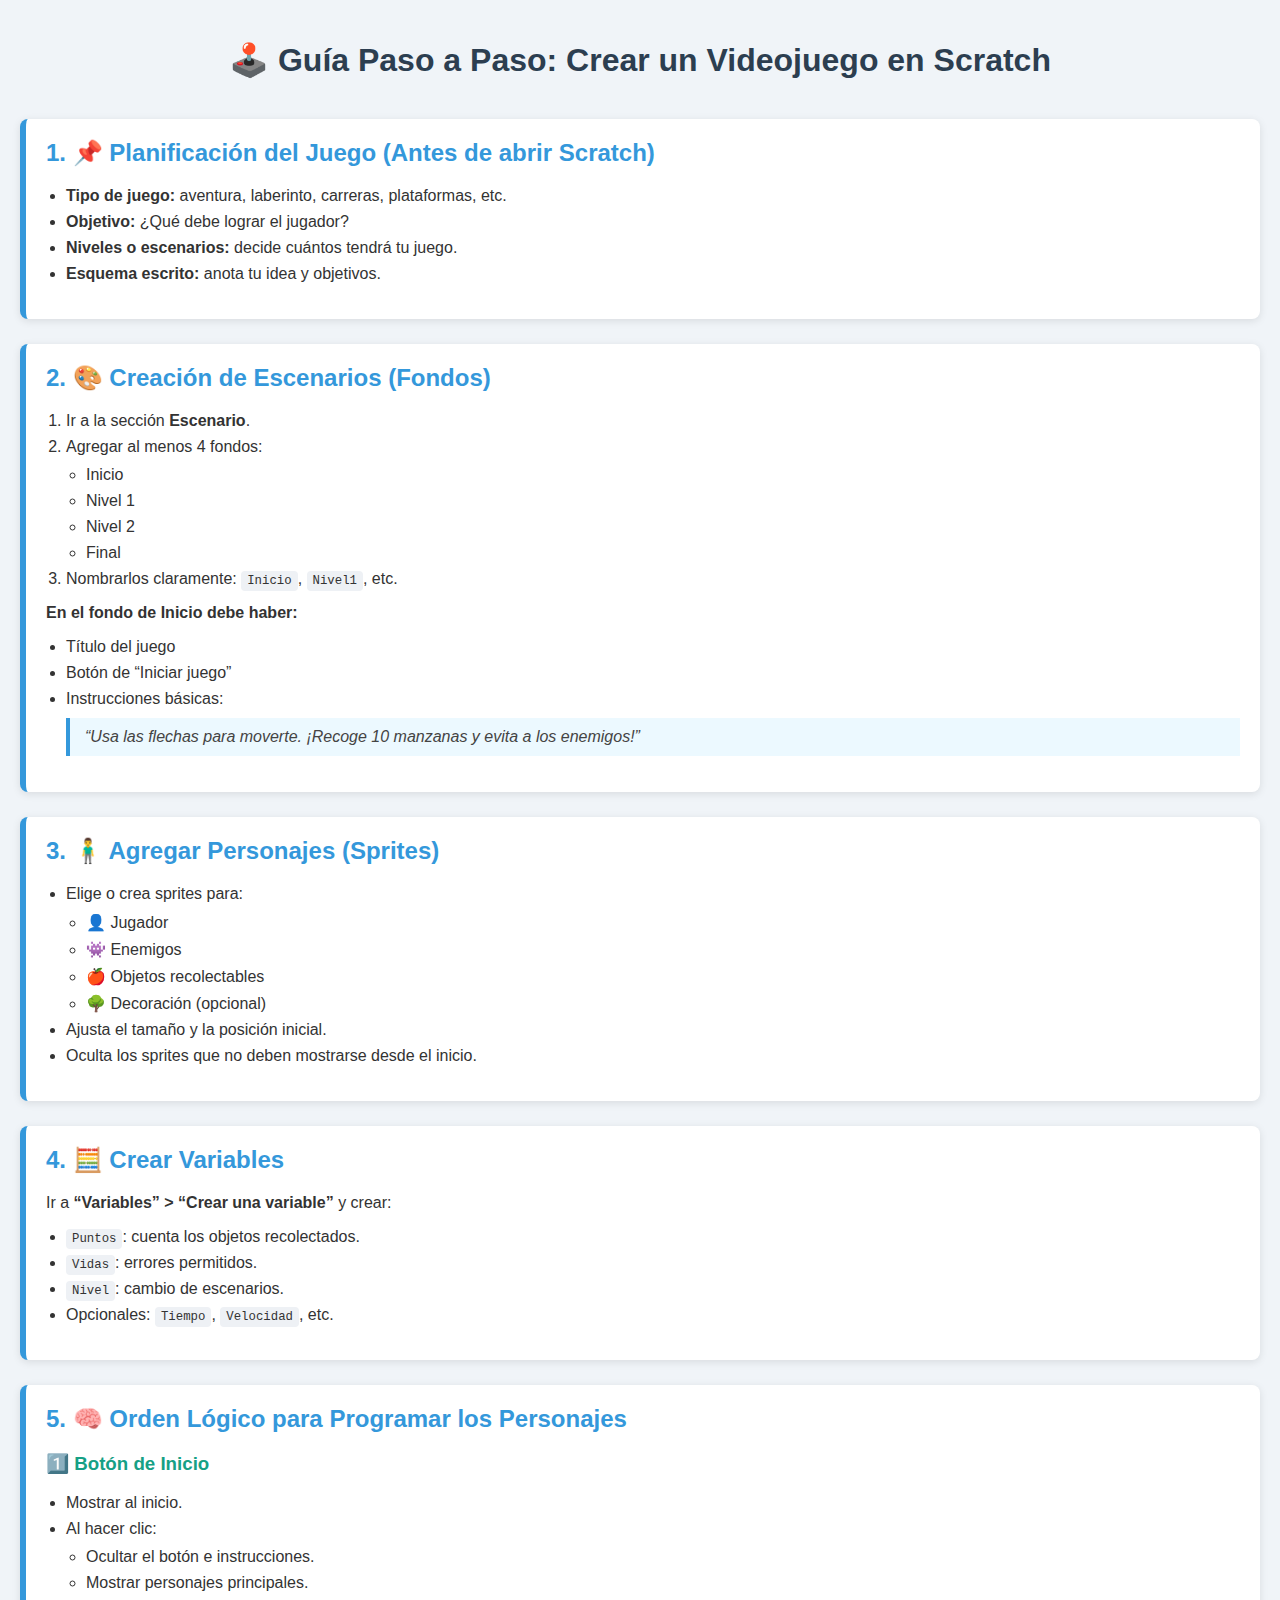
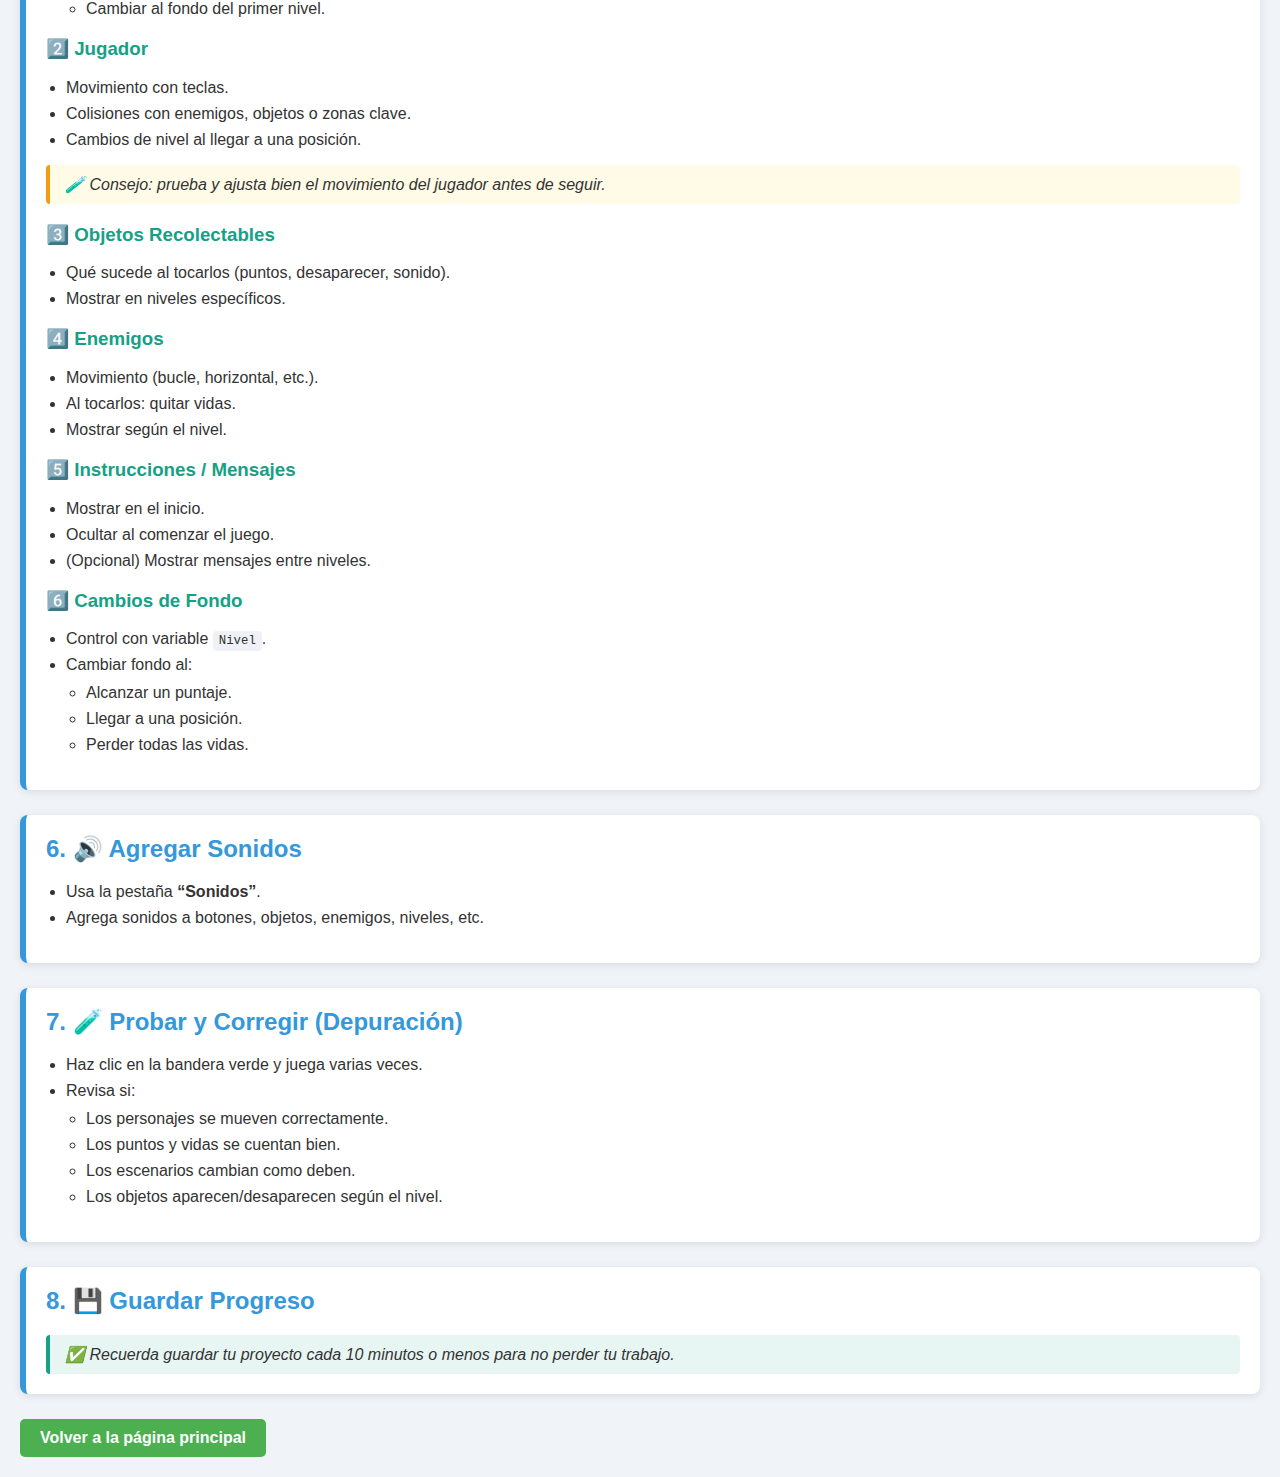
<file: instrucciones.html>
<!DOCTYPE html>
<html lang="es">
  <head>
    <meta charset="UTF-8" />
    <meta name="viewport" content="width=device-width, initial-scale=1.0" />
    <title>Guía: Cómo Crear un Videojuego en Scratch</title>
    <style>
      :root {
        --primary-color: #3498db;
        --secondary-color: #2c3e50;
        --bg-color: #f0f4f8;
        --card-bg: #ffffff;
        --accent: #16a085;
        --danger: #e74c3c;
        --warning: #f39c12;
        --text-color: #333;
        --font-family: "Segoe UI", Tahoma, Geneva, Verdana, sans-serif;
      }

      body {
        font-family: var(--font-family);
        background-color: var(--bg-color);
        color: var(--text-color);
        margin: 0;
        padding: 20px;
      }

      h1,
      h2,
      h3 {
        color: var(--secondary-color);
      }

      h1 {
        text-align: center;
        margin-bottom: 40px;
      }

      .section {
        background-color: var(--card-bg);
        border-left: 6px solid var(--primary-color);
        border-radius: 8px;
        padding: 20px;
        margin-bottom: 25px;
        box-shadow: 0 2px 8px rgba(0, 0, 0, 0.1);
      }

      .section h2 {
        margin-top: 0;
        color: var(--primary-color);
      }

      .section h3 {
        margin-top: 20px;
        color: var(--accent);
      }

      ul,
      ol {
        padding-left: 20px;
        margin-top: 10px;
      }

      li {
        margin-bottom: 8px;
      }

      code {
        background: #eef1f5;
        padding: 3px 6px;
        border-radius: 4px;
        font-size: 0.95em;
      }

      blockquote {
        background: #ecf9ff;
        border-left: 4px solid var(--primary-color);
        padding: 10px 15px;
        margin: 10px 0;
        font-style: italic;
        color: #444;
      }

      .tip {
        background: #fffbe6;
        border-left: 4px solid var(--warning);
        padding: 10px 15px;
        margin-top: 10px;
        border-radius: 4px;
        font-style: italic;
      }

      .save {
        background: #e8f6f3;
        border-left: 4px solid var(--accent);
        padding: 10px 15px;
        margin-top: 10px;
        border-radius: 4px;
        font-style: italic;
      }

      @media (max-width: 600px) {
        body {
          padding: 10px;
        }
      }
    </style>
  </head>
  <body>
    <h1>🕹️ Guía Paso a Paso: Crear un Videojuego en Scratch</h1>

    <div class="section">
      <h2>1. 📌 Planificación del Juego (Antes de abrir Scratch)</h2>
      <ul>
        <li>
          <strong>Tipo de juego:</strong> aventura, laberinto, carreras,
          plataformas, etc.
        </li>
        <li><strong>Objetivo:</strong> ¿Qué debe lograr el jugador?</li>
        <li>
          <strong>Niveles o escenarios:</strong> decide cuántos tendrá tu juego.
        </li>
        <li><strong>Esquema escrito:</strong> anota tu idea y objetivos.</li>
      </ul>
    </div>

    <div class="section">
      <h2>2. 🎨 Creación de Escenarios (Fondos)</h2>
      <ol>
        <li>Ir a la sección <strong>Escenario</strong>.</li>
        <li>
          Agregar al menos 4 fondos:
          <ul>
            <li>Inicio</li>
            <li>Nivel 1</li>
            <li>Nivel 2</li>
            <li>Final</li>
          </ul>
        </li>
        <li>
          Nombrarlos claramente: <code>Inicio</code>, <code>Nivel1</code>, etc.
        </li>
      </ol>
      <p><strong>En el fondo de Inicio debe haber:</strong></p>
      <ul>
        <li>Título del juego</li>
        <li>Botón de “Iniciar juego”</li>
        <li>
          Instrucciones básicas:
          <blockquote>
            “Usa las flechas para moverte. ¡Recoge 10 manzanas y evita a los
            enemigos!”
          </blockquote>
        </li>
      </ul>
    </div>

    <div class="section">
      <h2>3. 🧍‍♂️ Agregar Personajes (Sprites)</h2>
      <ul>
        <li>
          Elige o crea sprites para:
          <ul>
            <li>👤 Jugador</li>
            <li>👾 Enemigos</li>
            <li>🍎 Objetos recolectables</li>
            <li>🌳 Decoración (opcional)</li>
          </ul>
        </li>
        <li>Ajusta el tamaño y la posición inicial.</li>
        <li>Oculta los sprites que no deben mostrarse desde el inicio.</li>
      </ul>
    </div>

    <div class="section">
      <h2>4. 🧮 Crear Variables</h2>
      <p>Ir a <strong>“Variables” > “Crear una variable”</strong> y crear:</p>
      <ul>
        <li><code>Puntos</code>: cuenta los objetos recolectados.</li>
        <li><code>Vidas</code>: errores permitidos.</li>
        <li><code>Nivel</code>: cambio de escenarios.</li>
        <li>Opcionales: <code>Tiempo</code>, <code>Velocidad</code>, etc.</li>
      </ul>
    </div>

    <div class="section">
      <h2>5. 🧠 Orden Lógico para Programar los Personajes</h2>

      <h3>1️⃣ Botón de Inicio</h3>
      <ul>
        <li>Mostrar al inicio.</li>
        <li>
          Al hacer clic:
          <ul>
            <li>Ocultar el botón e instrucciones.</li>
            <li>Mostrar personajes principales.</li>
            <li>Cambiar al fondo del primer nivel.</li>
          </ul>
        </li>
      </ul>

      <h3>2️⃣ Jugador</h3>
      <ul>
        <li>Movimiento con teclas.</li>
        <li>Colisiones con enemigos, objetos o zonas clave.</li>
        <li>Cambios de nivel al llegar a una posición.</li>
      </ul>
      <div class="tip">
        🧪 Consejo: prueba y ajusta bien el movimiento del jugador antes de
        seguir.
      </div>

      <h3>3️⃣ Objetos Recolectables</h3>
      <ul>
        <li>Qué sucede al tocarlos (puntos, desaparecer, sonido).</li>
        <li>Mostrar en niveles específicos.</li>
      </ul>

      <h3>4️⃣ Enemigos</h3>
      <ul>
        <li>Movimiento (bucle, horizontal, etc.).</li>
        <li>Al tocarlos: quitar vidas.</li>
        <li>Mostrar según el nivel.</li>
      </ul>

      <h3>5️⃣ Instrucciones / Mensajes</h3>
      <ul>
        <li>Mostrar en el inicio.</li>
        <li>Ocultar al comenzar el juego.</li>
        <li>(Opcional) Mostrar mensajes entre niveles.</li>
      </ul>

      <h3>6️⃣ Cambios de Fondo</h3>
      <ul>
        <li>Control con variable <code>Nivel</code>.</li>
        <li>
          Cambiar fondo al:
          <ul>
            <li>Alcanzar un puntaje.</li>
            <li>Llegar a una posición.</li>
            <li>Perder todas las vidas.</li>
          </ul>
        </li>
      </ul>
    </div>

    <div class="section">
      <h2>6. 🔊 Agregar Sonidos</h2>
      <ul>
        <li>Usa la pestaña <strong>“Sonidos”</strong>.</li>
        <li>Agrega sonidos a botones, objetos, enemigos, niveles, etc.</li>
      </ul>
    </div>

    <div class="section">
      <h2>7. 🧪 Probar y Corregir (Depuración)</h2>
      <ul>
        <li>Haz clic en la bandera verde y juega varias veces.</li>
        <li>
          Revisa si:
          <ul>
            <li>Los personajes se mueven correctamente.</li>
            <li>Los puntos y vidas se cuentan bien.</li>
            <li>Los escenarios cambian como deben.</li>
            <li>Los objetos aparecen/desaparecen según el nivel.</li>
          </ul>
        </li>
      </ul>
    </div>

    <div class="section">
      <h2>8. 💾 Guardar Progreso</h2>
      <div class="save">
        ✅ Recuerda guardar tu proyecto cada 10 minutos o menos para no perder
        tu trabajo.
      </div>
    </div>
    <a
      href="index.html"
      rel="noopener noreferrer"
      style="
        display: inline-block;
        padding: 10px 20px;
        background-color: #4caf50;
        color: white;
        text-decoration: none;
        border-radius: 5px;
        font-weight: bold;
        font-family: Arial, sans-serif;
        transition: background-color 0.3s ease;
      "
    >
      Volver a la página principal
    </a>
  </body>
</html>
</file>
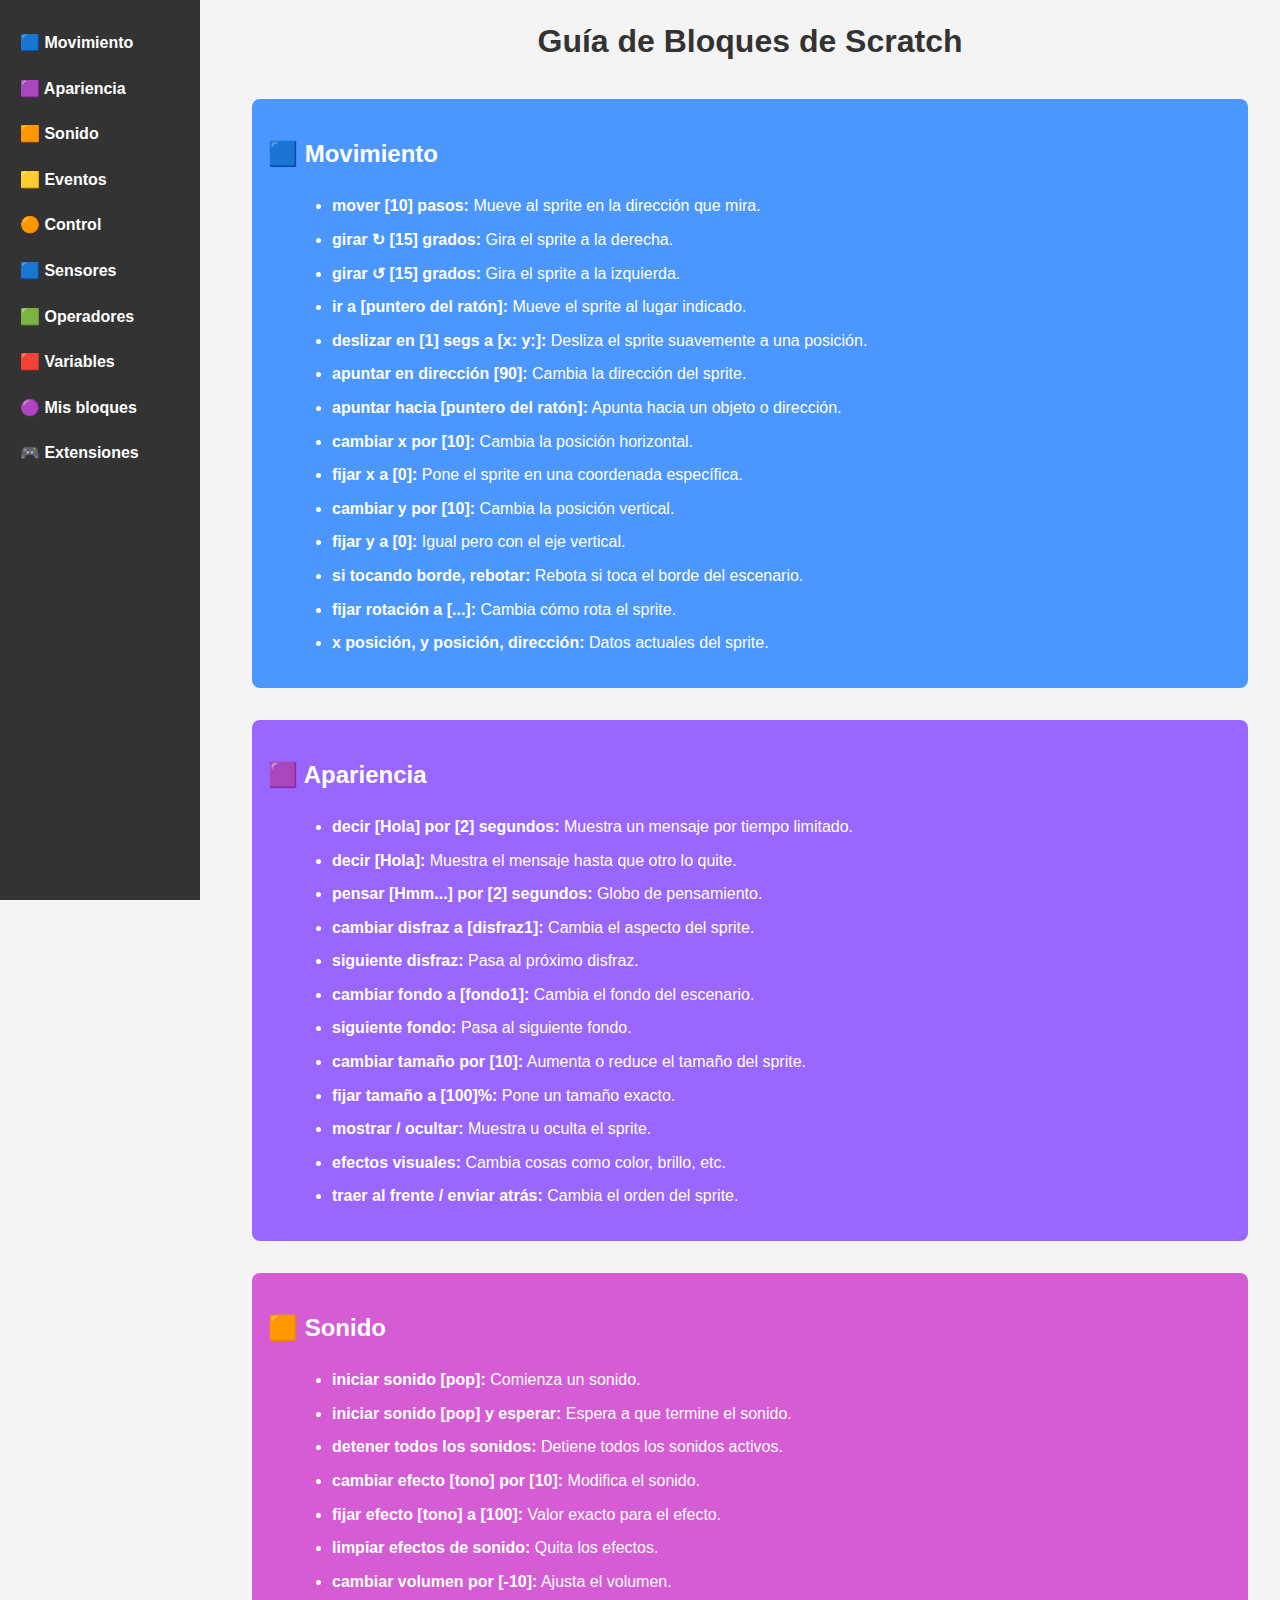
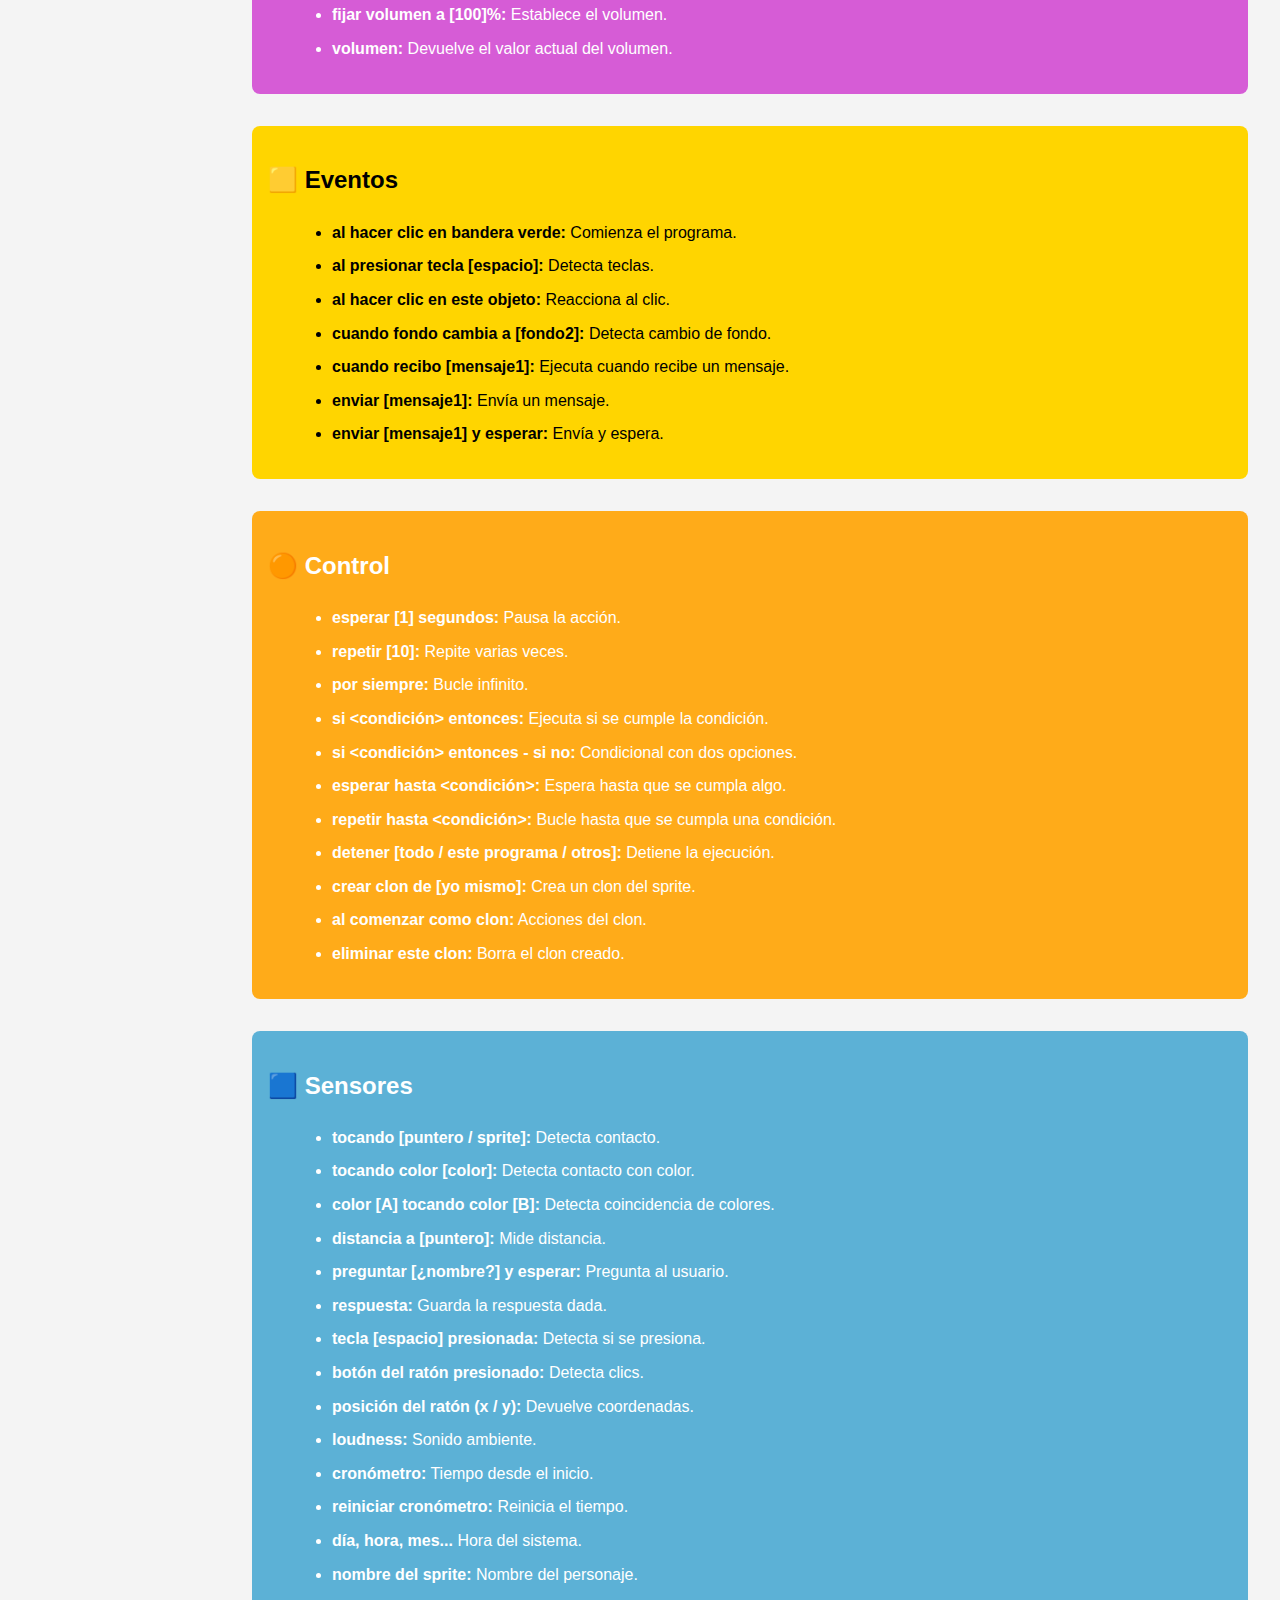
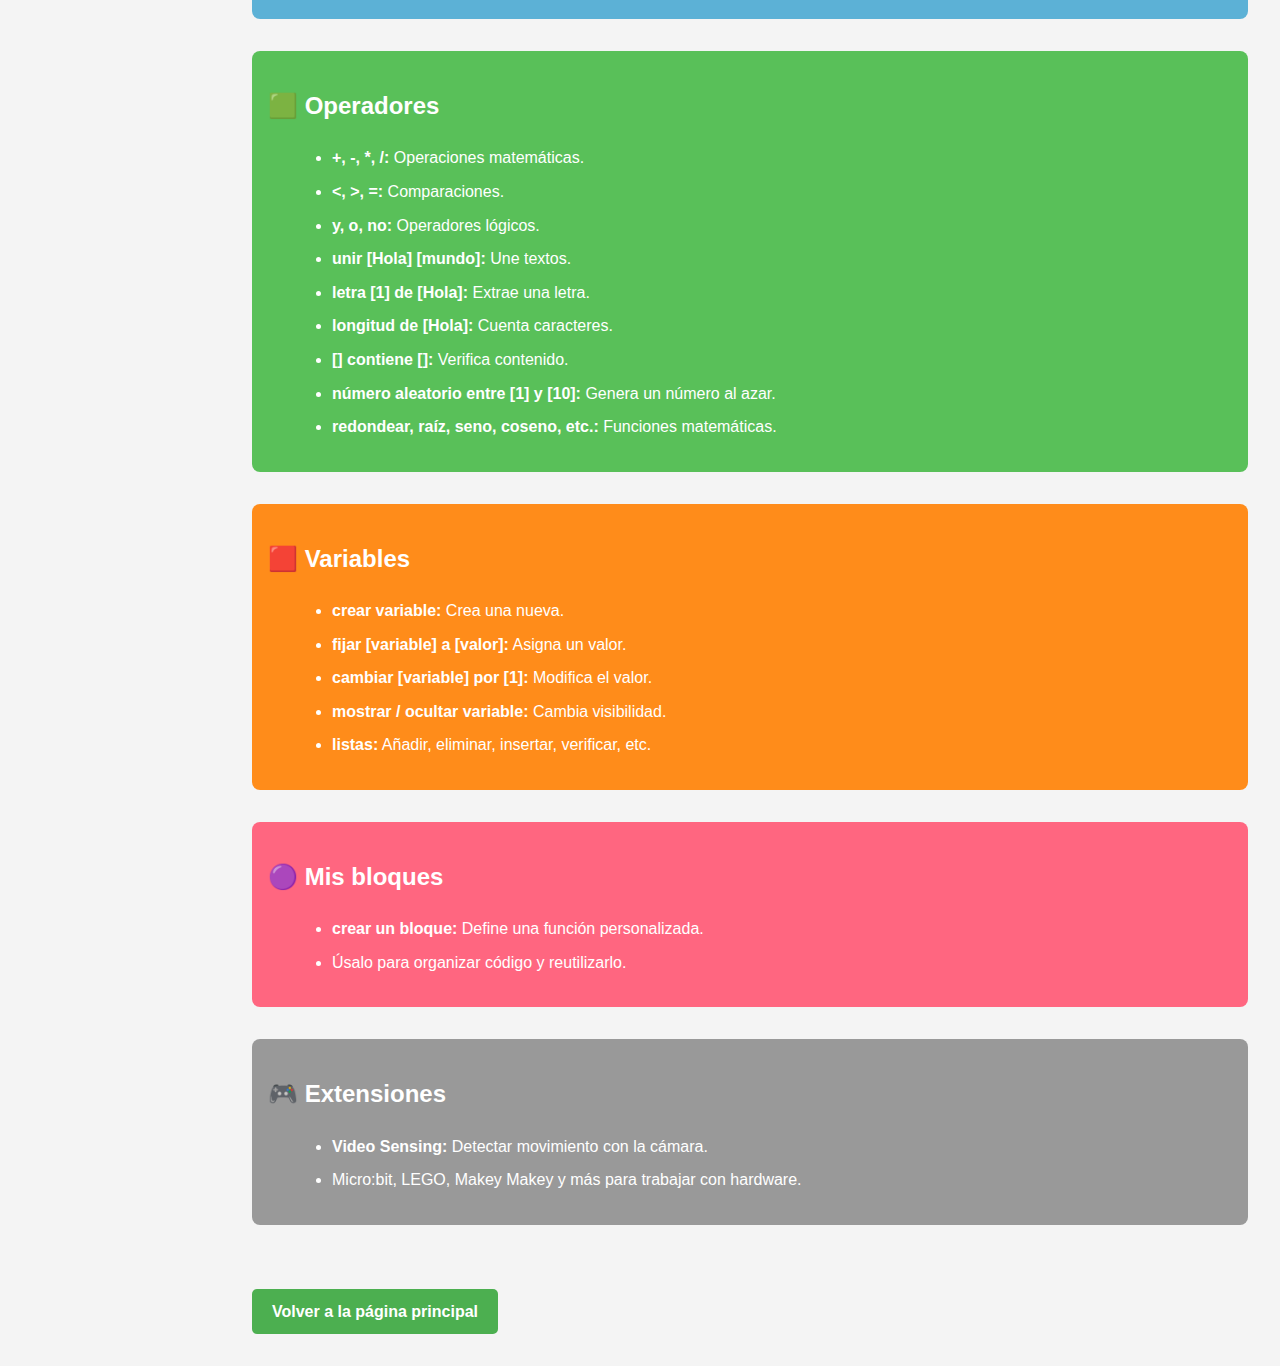
<file: resumen.html>
<!DOCTYPE html>
<html lang="es">
<head>
  <meta charset="UTF-8" />
  <meta name="viewport" content="width=device-width, initial-scale=1" />
  <title>Guía de Bloques de Scratch</title>
  <style>
    * {
      box-sizing: border-box;
    }

    body {
      font-family: Arial, sans-serif;
      background-color: #f4f4f4;
      line-height: 1.6;
      margin: 0;
      padding-left: 220px;
      transition: padding-left 0.3s ease;
    }

    h1 {
      text-align: center;
      color: #333;
      margin-top: 1rem;
    }

    /* Menú lateral */
    .menu-lateral {
      position: fixed;
      top: 0;
      left: 0;
      width: 200px;
      height: 100%;
      background-color: #333;
      padding-top: 20px;
      overflow-y: auto;
      transition: transform 0.3s ease;
    }

    .menu-lateral a {
      display: block;
      padding: 10px 20px;
      color: #fff;
      text-decoration: none;
      font-weight: bold;
    }

    .menu-lateral a:hover {
      background-color: #575757;
    }

    /* Botón de menú (hamburguesa) */
    .menu-btn {
      display: none;
      position: fixed;
      top: 10px;
      left: 10px;
      background-color: #333;
      color: white;
      padding: 10px 15px;
      font-size: 20px;
      border: none;
      cursor: pointer;
      z-index: 1000;
    }

    .categoria {
      margin: 2rem;
      padding: 1rem;
      border-radius: 8px;
      color: white;
    }

    .movimiento { background-color: #4C97FF; }
    .apariencia { background-color: #9966FF; }
    .sonido     { background-color: #D65CD6; }
    .eventos    { background-color: #FFD500; color: black; }
    .control    { background-color: #FFAB19; }
    .sensores   { background-color: #5CB1D6; }
    .operadores { background-color: #59C059; }
    .variables  { background-color: #FF8C1A; }
    .misbloques { background-color: #FF6680; }
    .extensiones { background-color: #999999; }

    ul {
      margin-left: 1.5rem;
    }

    li {
      margin-bottom: 0.5rem;
    }

    a.volver {
      display: inline-block;
      margin: 2rem;
      padding: 10px 20px;
      background-color: #4caf50;
      color: white;
      text-decoration: none;
      border-radius: 5px;
      font-weight: bold;
      transition: background-color 0.3s ease;
    }

    a.volver:hover {
      background-color: #45a049;
    }

    /* Responsivo para pantallas pequeñas */
    @media (max-width: 768px) {
      body {
        padding-left: 0;
      }

      .menu-lateral {
        transform: translateX(-220px);
      }

      .menu-lateral.activo {
        transform: translateX(0);
      }

      .menu-btn {
        display: block;
      }
    }
  </style>
</head>
<body>

  <button class="menu-btn" onclick="toggleMenu()">☰</button>

  <div class="menu-lateral" id="menuLateral">
    <a href="#movimiento" onclick="closeMenu()">🟦 Movimiento</a>
    <a href="#apariencia" onclick="closeMenu()">🟪 Apariencia</a>
    <a href="#sonido" onclick="closeMenu()">🟧 Sonido</a>
    <a href="#eventos" onclick="closeMenu()">🟨 Eventos</a>
    <a href="#control" onclick="closeMenu()">🟠 Control</a>
    <a href="#sensores" onclick="closeMenu()">🟦 Sensores</a>
    <a href="#operadores" onclick="closeMenu()">🟩 Operadores</a>
    <a href="#variables" onclick="closeMenu()">🟥 Variables</a>
    <a href="#misbloques" onclick="closeMenu()">🟣 Mis bloques</a>
    <a href="#extensiones" onclick="closeMenu()">🎮 Extensiones</a>
  </div>

  <h1>Guía de Bloques de Scratch</h1>

  <div class="categoria movimiento" id="movimiento">
    <h2>🟦 Movimiento</h2>
    <ul>
      <li><strong>mover [10] pasos:</strong> Mueve al sprite en la dirección que mira.</li>
      <li><strong>girar ↻ [15] grados:</strong> Gira el sprite a la derecha.</li>
      <li><strong>girar ↺ [15] grados:</strong> Gira el sprite a la izquierda.</li>
      <li><strong>ir a [puntero del ratón]:</strong> Mueve el sprite al lugar indicado.</li>
      <li><strong>deslizar en [1] segs a [x: y:]:</strong> Desliza el sprite suavemente a una posición.</li>
      <li><strong>apuntar en dirección [90]:</strong> Cambia la dirección del sprite.</li>
      <li><strong>apuntar hacia [puntero del ratón]:</strong> Apunta hacia un objeto o dirección.</li>
      <li><strong>cambiar x por [10]:</strong> Cambia la posición horizontal.</li>
      <li><strong>fijar x a [0]:</strong> Pone el sprite en una coordenada específica.</li>
      <li><strong>cambiar y por [10]:</strong> Cambia la posición vertical.</li>
      <li><strong>fijar y a [0]:</strong> Igual pero con el eje vertical.</li>
      <li><strong>si tocando borde, rebotar:</strong> Rebota si toca el borde del escenario.</li>
      <li><strong>fijar rotación a [...]:</strong> Cambia cómo rota el sprite.</li>
      <li><strong>x posición, y posición, dirección:</strong> Datos actuales del sprite.</li>
    </ul>
  </div>

  <div class="categoria apariencia" id="apariencia">
    <h2>🟪 Apariencia</h2>
    <ul>
      <li><strong>decir [Hola] por [2] segundos:</strong> Muestra un mensaje por tiempo limitado.</li>
      <li><strong>decir [Hola]:</strong> Muestra el mensaje hasta que otro lo quite.</li>
      <li><strong>pensar [Hmm...] por [2] segundos:</strong> Globo de pensamiento.</li>
      <li><strong>cambiar disfraz a [disfraz1]:</strong> Cambia el aspecto del sprite.</li>
      <li><strong>siguiente disfraz:</strong> Pasa al próximo disfraz.</li>
      <li><strong>cambiar fondo a [fondo1]:</strong> Cambia el fondo del escenario.</li>
      <li><strong>siguiente fondo:</strong> Pasa al siguiente fondo.</li>
      <li><strong>cambiar tamaño por [10]:</strong> Aumenta o reduce el tamaño del sprite.</li>
      <li><strong>fijar tamaño a [100]%:</strong> Pone un tamaño exacto.</li>
      <li><strong>mostrar / ocultar:</strong> Muestra u oculta el sprite.</li>
      <li><strong>efectos visuales:</strong> Cambia cosas como color, brillo, etc.</li>
      <li><strong>traer al frente / enviar atrás:</strong> Cambia el orden del sprite.</li>
    </ul>
  </div>

  <div class="categoria sonido" id="sonido">
    <h2>🟧 Sonido</h2>
    <ul>
      <li><strong>iniciar sonido [pop]:</strong> Comienza un sonido.</li>
      <li><strong>iniciar sonido [pop] y esperar:</strong> Espera a que termine el sonido.</li>
      <li><strong>detener todos los sonidos:</strong> Detiene todos los sonidos activos.</li>
      <li><strong>cambiar efecto [tono] por [10]:</strong> Modifica el sonido.</li>
      <li><strong>fijar efecto [tono] a [100]:</strong> Valor exacto para el efecto.</li>
      <li><strong>limpiar efectos de sonido:</strong> Quita los efectos.</li>
      <li><strong>cambiar volumen por [-10]:</strong> Ajusta el volumen.</li>
      <li><strong>fijar volumen a [100]%:</strong> Establece el volumen.</li>
      <li><strong>volumen:</strong> Devuelve el valor actual del volumen.</li>
    </ul>
  </div>

  <div class="categoria eventos" id="eventos">
    <h2>🟨 Eventos</h2>
    <ul>
      <li><strong>al hacer clic en bandera verde:</strong> Comienza el programa.</li>
      <li><strong>al presionar tecla [espacio]:</strong> Detecta teclas.</li>
      <li><strong>al hacer clic en este objeto:</strong> Reacciona al clic.</li>
      <li><strong>cuando fondo cambia a [fondo2]:</strong> Detecta cambio de fondo.</li>
      <li><strong>cuando recibo [mensaje1]:</strong> Ejecuta cuando recibe un mensaje.</li>
      <li><strong>enviar [mensaje1]:</strong> Envía un mensaje.</li>
      <li><strong>enviar [mensaje1] y esperar:</strong> Envía y espera.</li>
    </ul>
  </div>

  <div class="categoria control" id="control">
    <h2>🟠 Control</h2>
    <ul>
      <li><strong>esperar [1] segundos:</strong> Pausa la acción.</li>
      <li><strong>repetir [10]:</strong> Repite varias veces.</li>
      <li><strong>por siempre:</strong> Bucle infinito.</li>
      <li><strong>si &lt;condición&gt; entonces:</strong> Ejecuta si se cumple la condición.</li>
      <li><strong>si &lt;condición&gt; entonces - si no:</strong> Condicional con dos opciones.</li>
      <li><strong>esperar hasta &lt;condición&gt;:</strong> Espera hasta que se cumpla algo.</li>
      <li><strong>repetir hasta &lt;condición&gt;:</strong> Bucle hasta que se cumpla una condición.</li>
      <li><strong>detener [todo / este programa / otros]:</strong> Detiene la ejecución.</li>
      <li><strong>crear clon de [yo mismo]:</strong> Crea un clon del sprite.</li>
      <li><strong>al comenzar como clon:</strong> Acciones del clon.</li>
      <li><strong>eliminar este clon:</strong> Borra el clon creado.</li>
    </ul>
  </div>

  <div class="categoria sensores" id="sensores">
    <h2>🟦 Sensores</h2>
    <ul>
      <li><strong>tocando [puntero / sprite]:</strong> Detecta contacto.</li>
      <li><strong>tocando color [color]:</strong> Detecta contacto con color.</li>
      <li><strong>color [A] tocando color [B]:</strong> Detecta coincidencia de colores.</li>
      <li><strong>distancia a [puntero]:</strong> Mide distancia.</li>
      <li><strong>preguntar [¿nombre?] y esperar:</strong> Pregunta al usuario.</li>
      <li><strong>respuesta:</strong> Guarda la respuesta dada.</li>
      <li><strong>tecla [espacio] presionada:</strong> Detecta si se presiona.</li>
      <li><strong>botón del ratón presionado:</strong> Detecta clics.</li>
      <li><strong>posición del ratón (x / y):</strong> Devuelve coordenadas.</li>
      <li><strong>loudness:</strong> Sonido ambiente.</li>
      <li><strong>cronómetro:</strong> Tiempo desde el inicio.</li>
      <li><strong>reiniciar cronómetro:</strong> Reinicia el tiempo.</li>
      <li><strong>día, hora, mes...</strong> Hora del sistema.</li>
      <li><strong>nombre del sprite:</strong> Nombre del personaje.</li>
    </ul>
  </div>

  <div class="categoria operadores" id="operadores">
    <h2>🟩 Operadores</h2>
    <ul>
      <li><strong>+, -, *, /:</strong> Operaciones matemáticas.</li>
      <li><strong>&lt;, &gt;, =:</strong> Comparaciones.</li>
      <li><strong>y, o, no:</strong> Operadores lógicos.</li>
      <li><strong>unir [Hola] [mundo]:</strong> Une textos.</li>
      <li><strong>letra [1] de [Hola]:</strong> Extrae una letra.</li>
      <li><strong>longitud de [Hola]:</strong> Cuenta caracteres.</li>
      <li><strong>[] contiene []:</strong> Verifica contenido.</li>
      <li><strong>número aleatorio entre [1] y [10]:</strong> Genera un número al azar.</li>
      <li><strong>redondear, raíz, seno, coseno, etc.:</strong> Funciones matemáticas.</li>
    </ul>
  </div>

  <div class="categoria variables" id="variables">
    <h2>🟥 Variables</h2>
    <ul>
      <li><strong>crear variable:</strong> Crea una nueva.</li>
      <li><strong>fijar [variable] a [valor]:</strong> Asigna un valor.</li>
      <li><strong>cambiar [variable] por [1]:</strong> Modifica el valor.</li>
      <li><strong>mostrar / ocultar variable:</strong> Cambia visibilidad.</li>
      <li><strong>listas:</strong> Añadir, eliminar, insertar, verificar, etc.</li>
    </ul>
  </div>

  <div class="categoria misbloques" id="misbloques">
    <h2>🟣 Mis bloques</h2>
    <ul>
      <li><strong>crear un bloque:</strong> Define una función personalizada.</li>
      <li>Úsalo para organizar código y reutilizarlo.</li>
    </ul>
  </div>

  <div class="categoria extensiones" id="extensiones">
    <h2>🎮 Extensiones</h2>
    <ul>
      <li><strong>Video Sensing:</strong> Detectar movimiento con la cámara.</li>
      <li>Micro:bit, LEGO, Makey Makey y más para trabajar con hardware.</li>
    </ul>
  </div>

 <a href="index.html" class="volver">Volver a la página principal</a>

  <script>
    function toggleMenu() {
      document.getElementById('menuLateral').classList.toggle('activo');
    }

    function closeMenu() {
      if (window.innerWidth <= 768) {
        document.getElementById('menuLateral').classList.remove('activo');
      }
    }
  </script>
</body>
</html>
</file>
